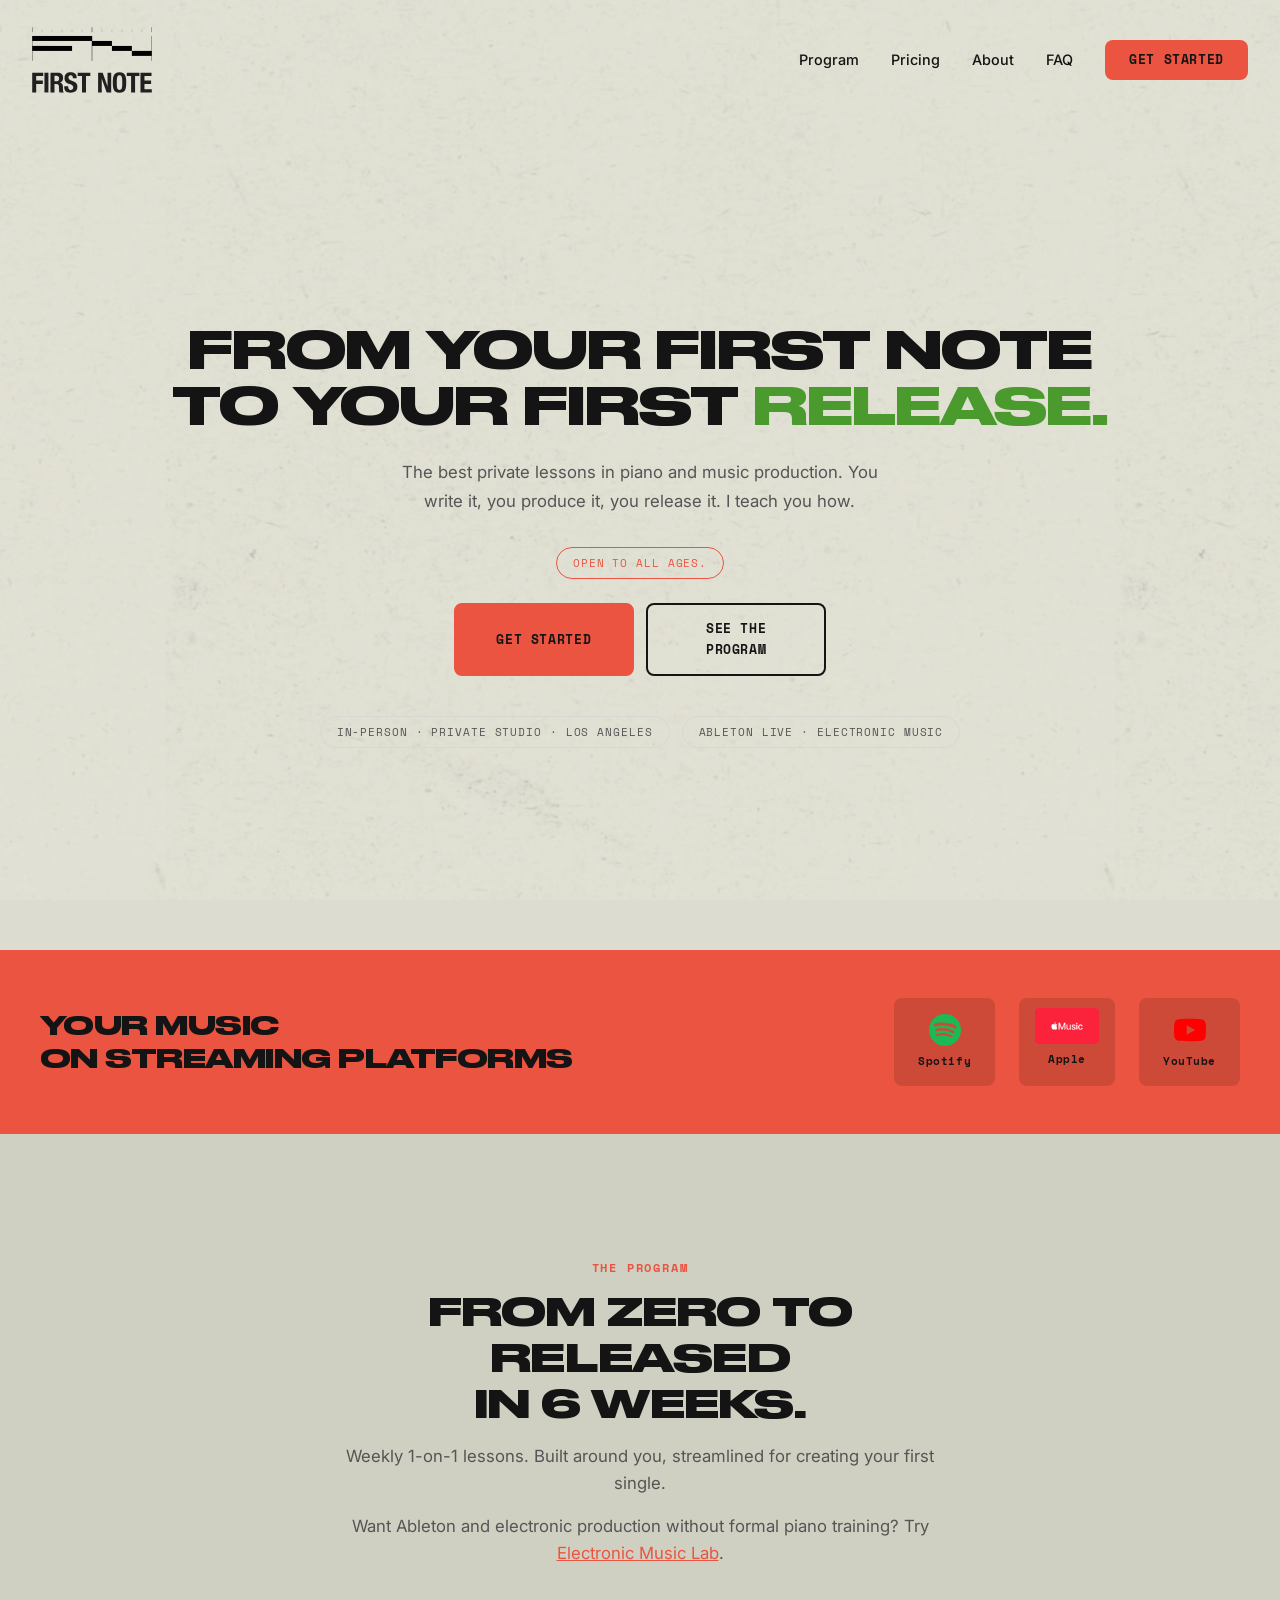
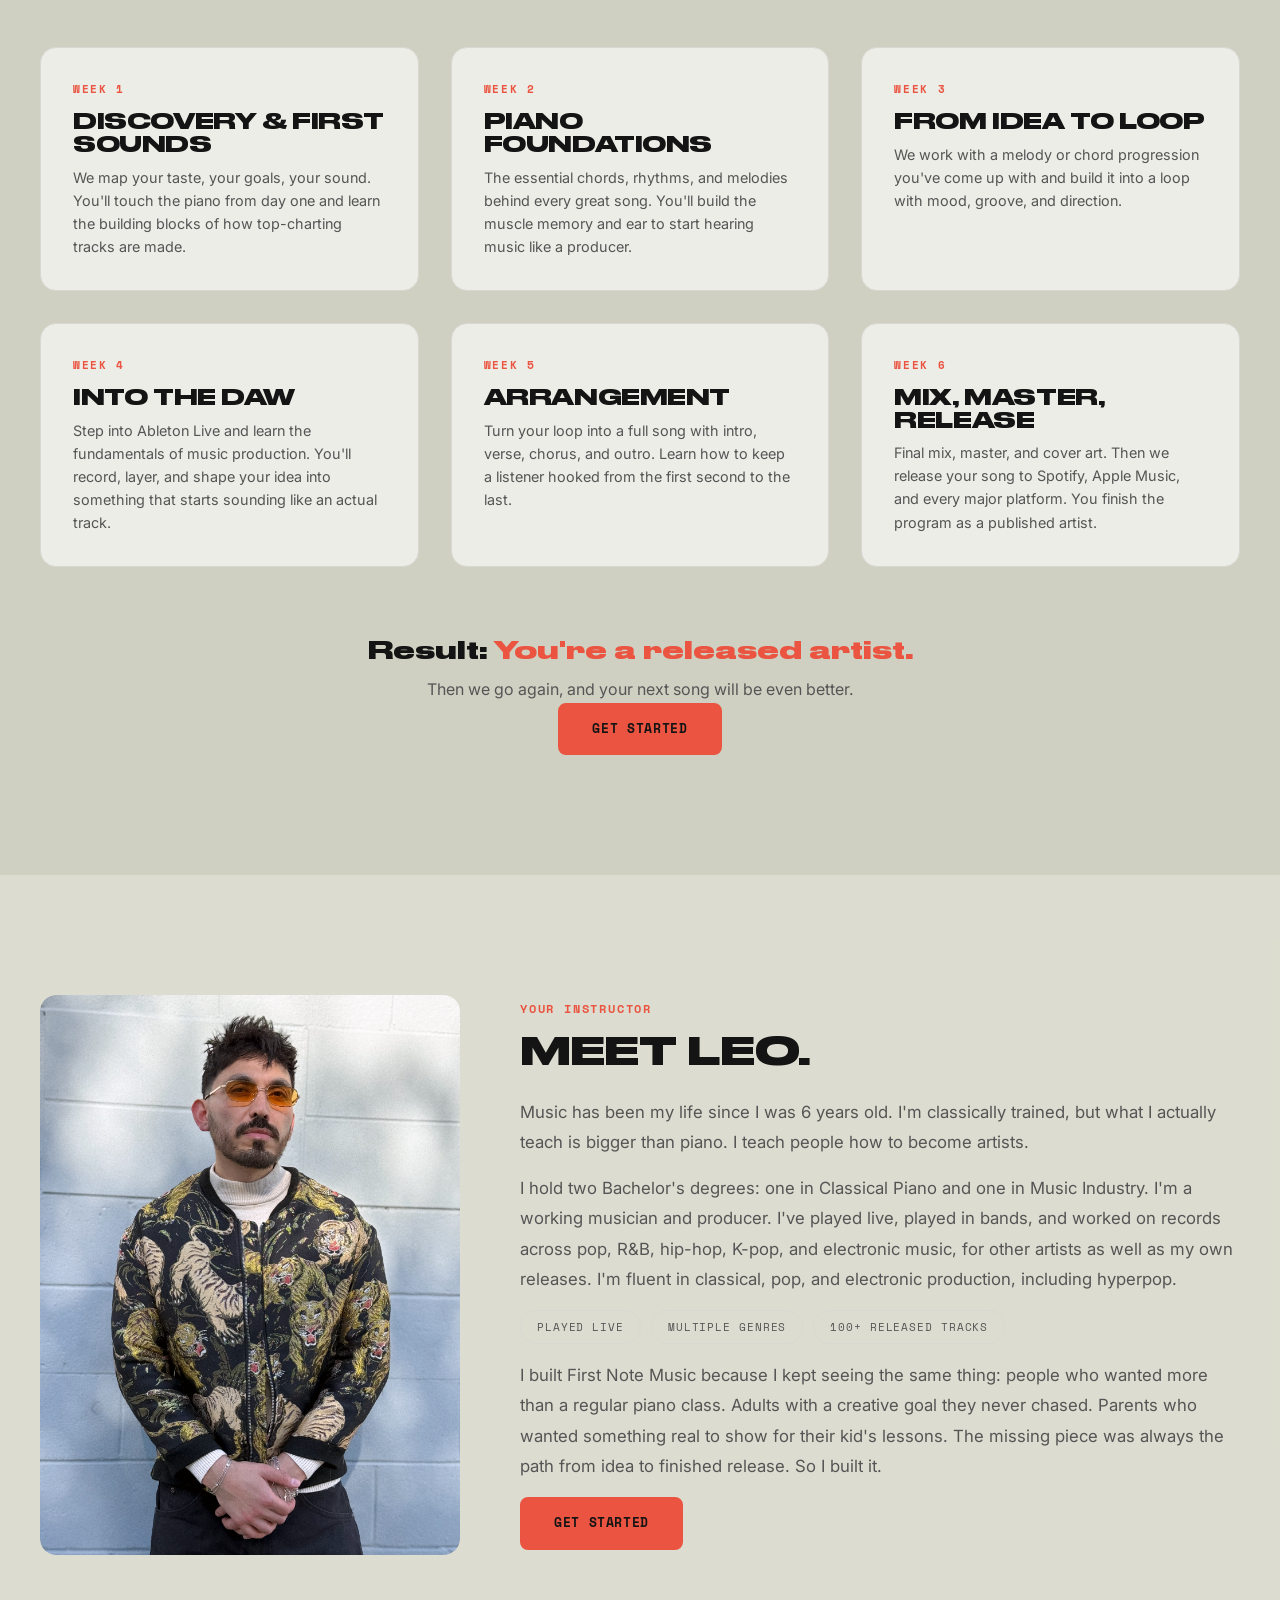
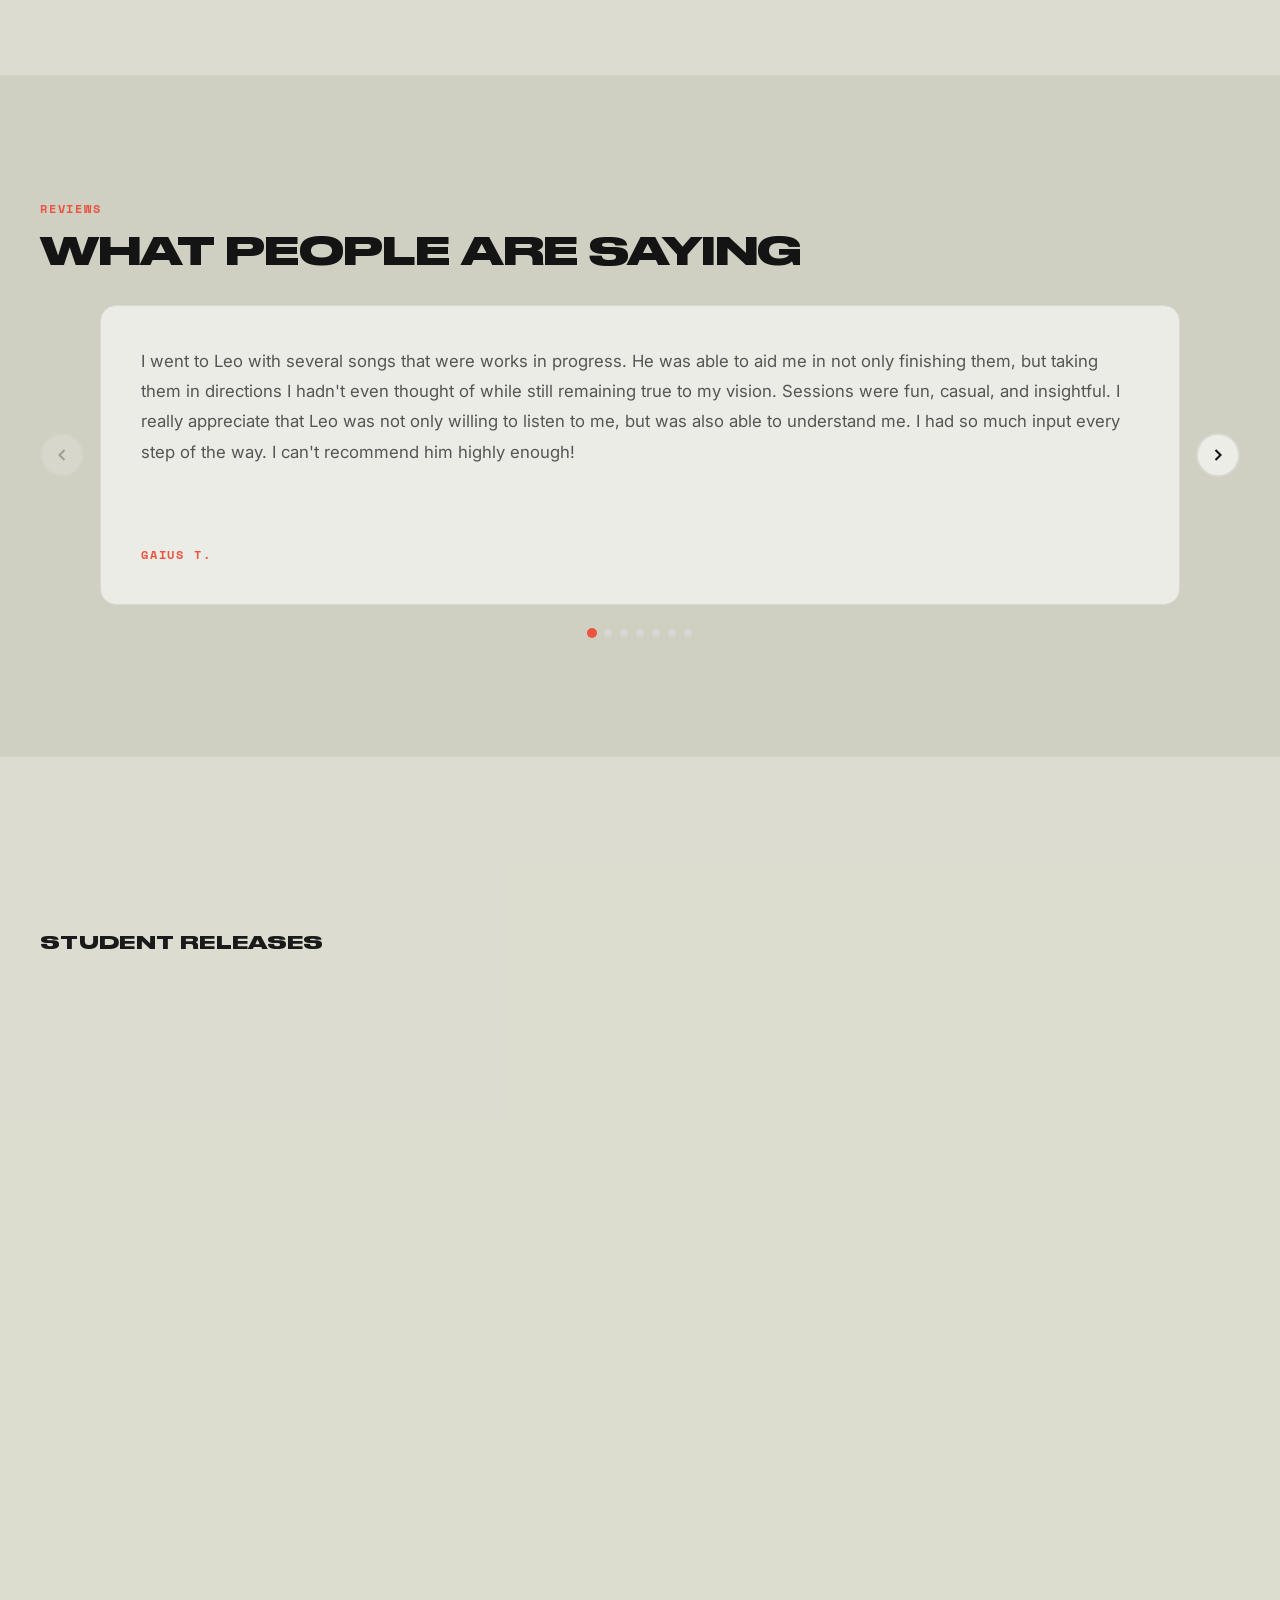
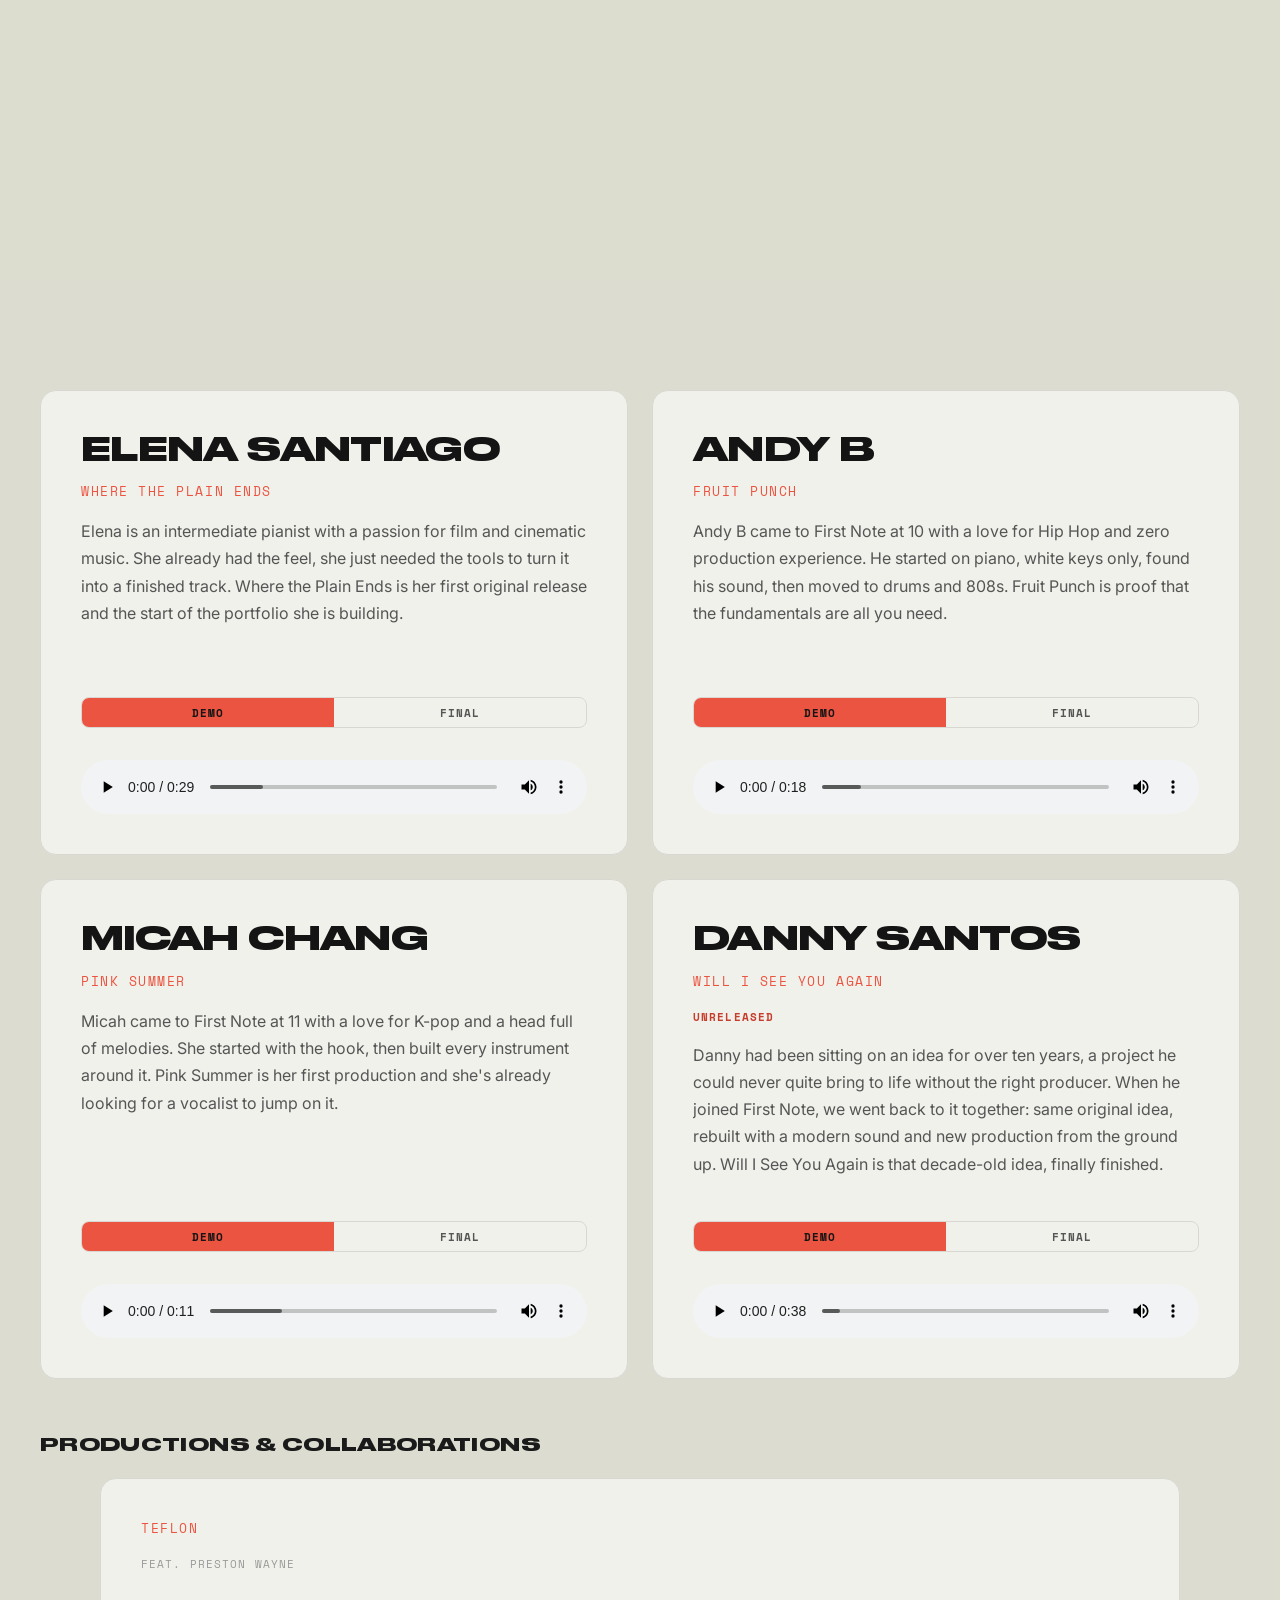
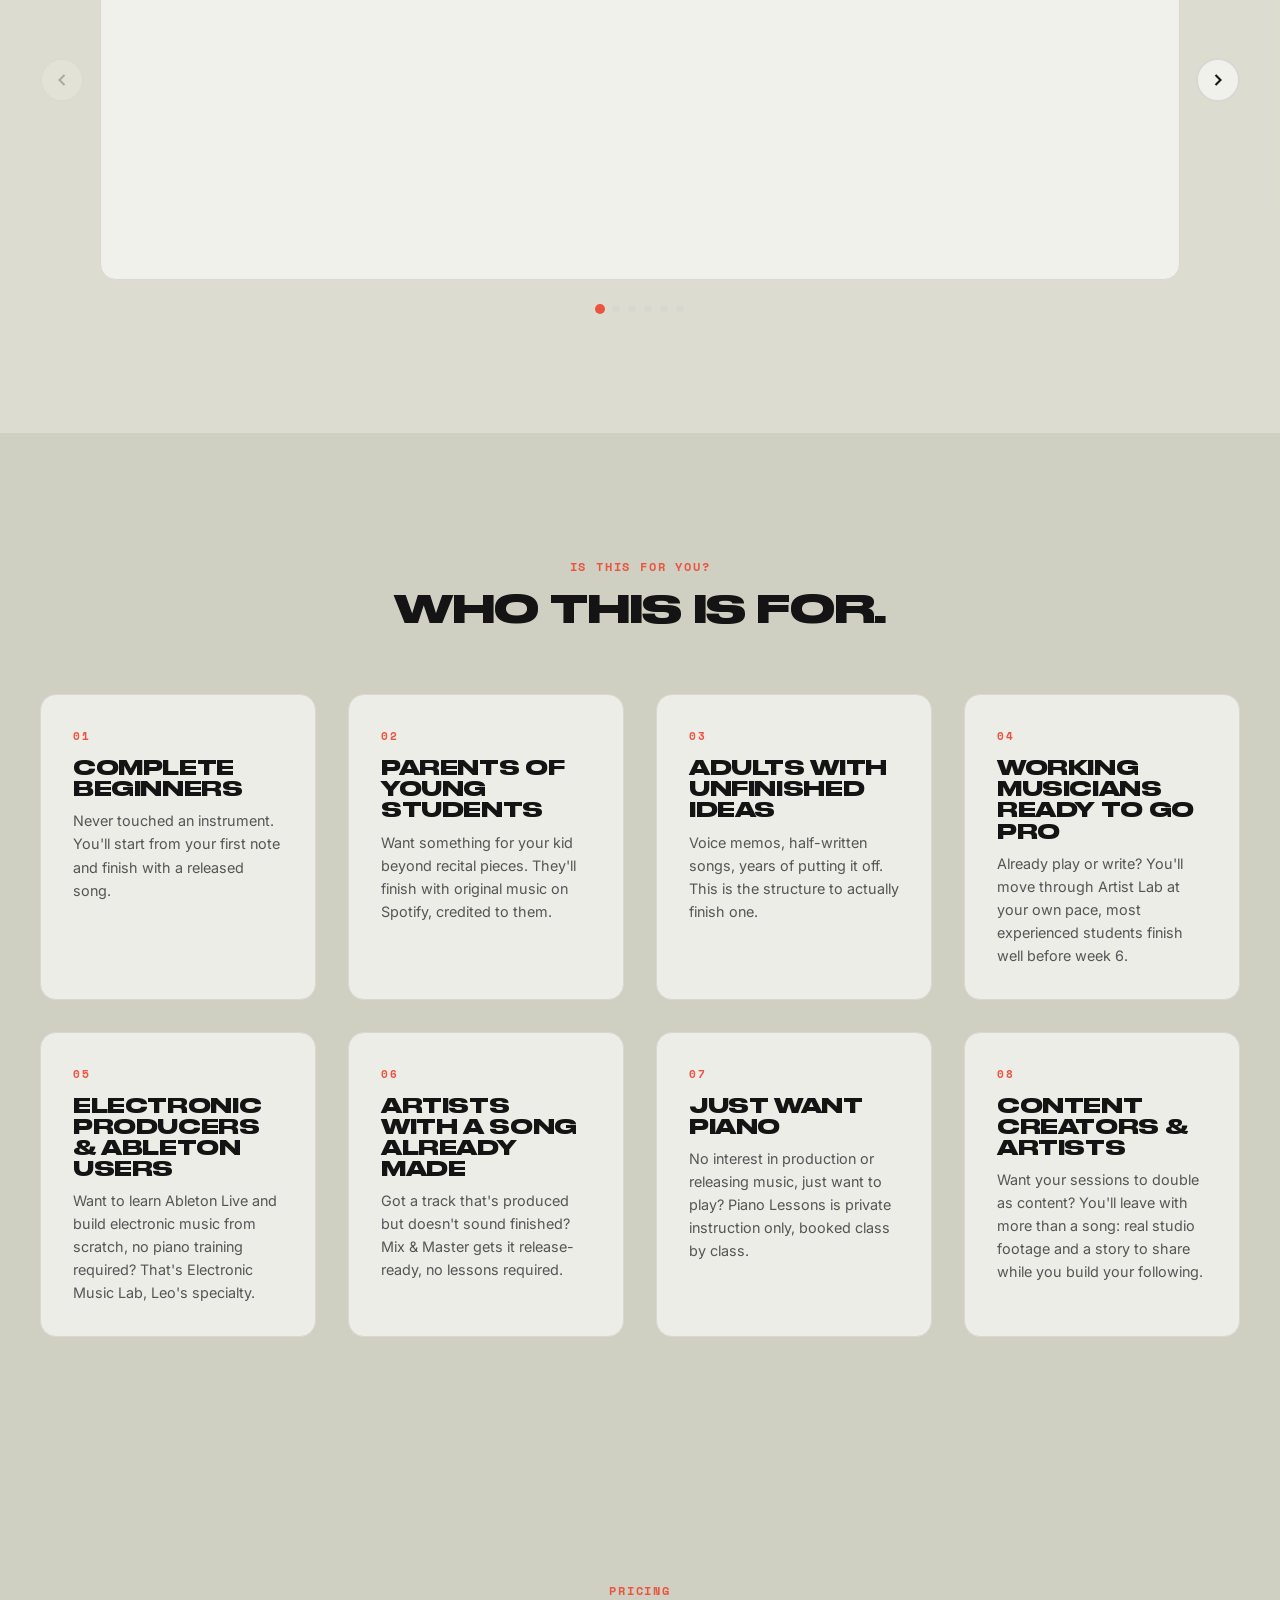
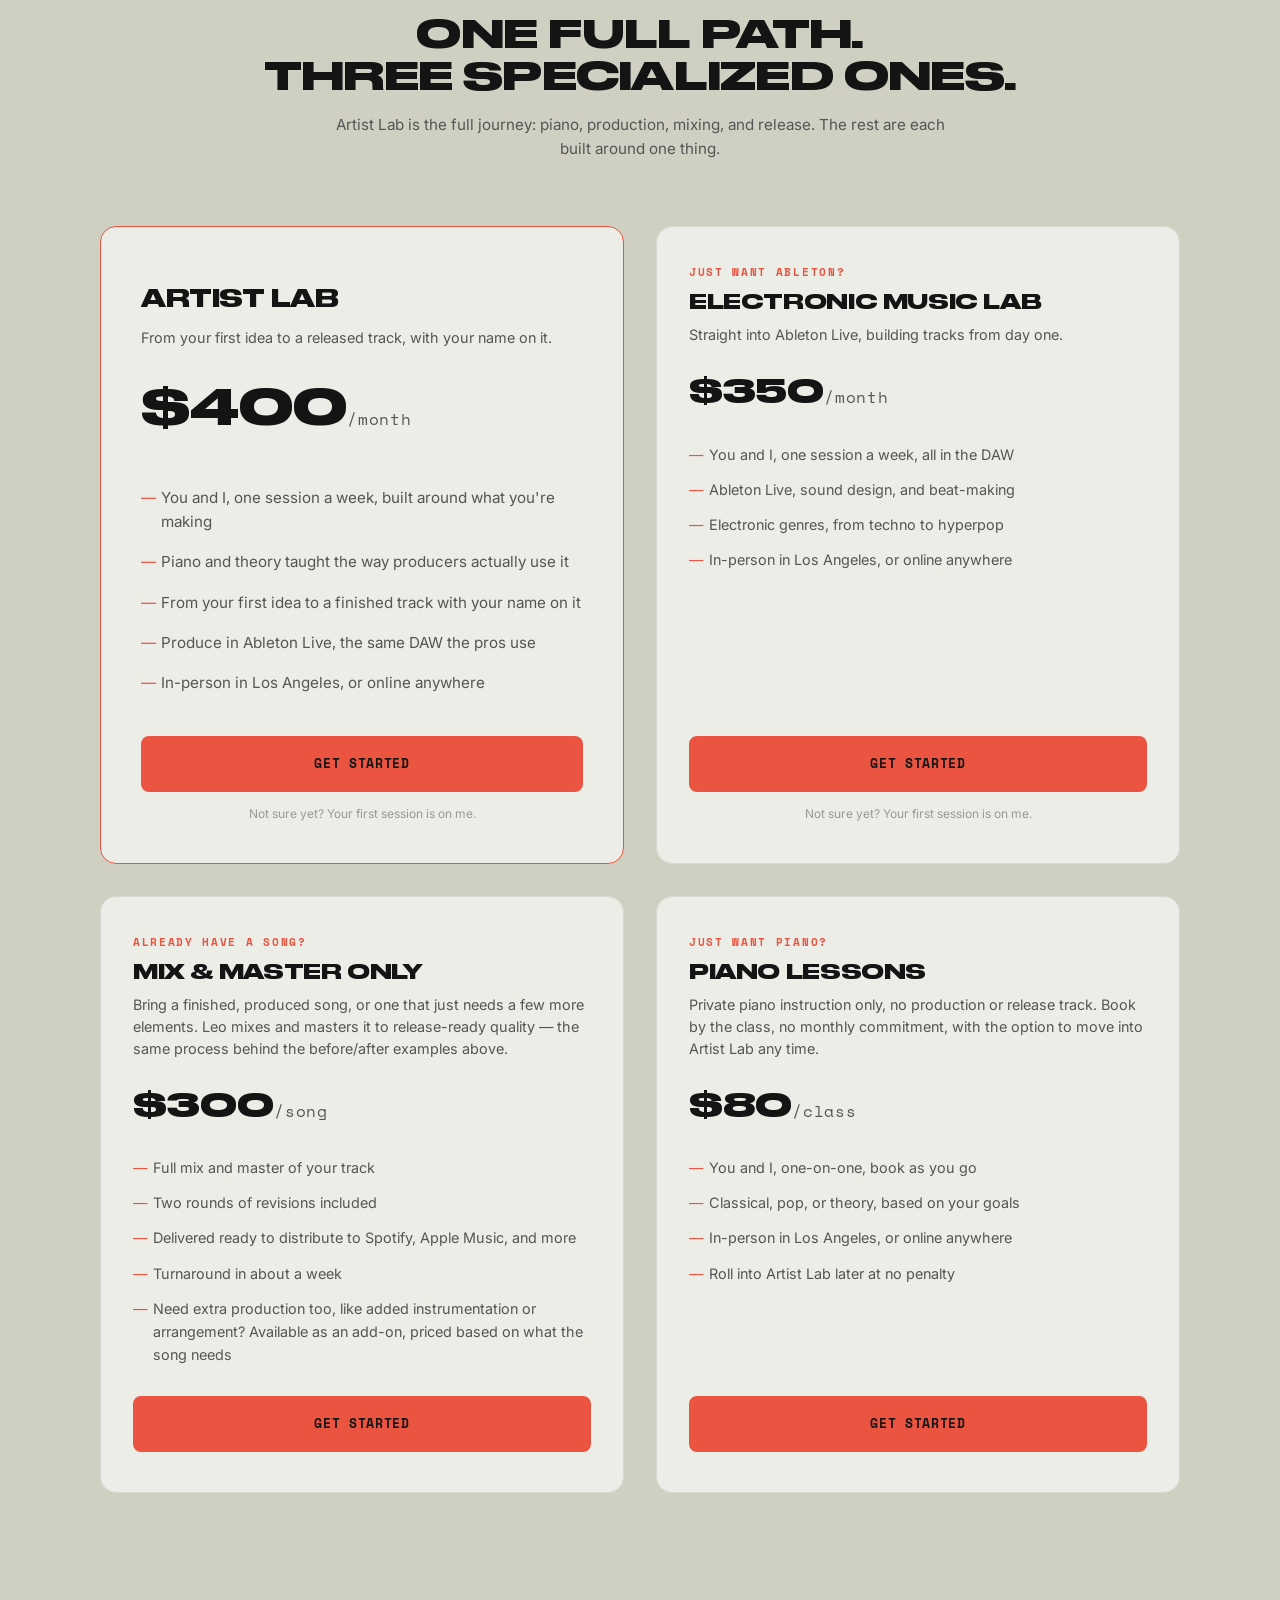
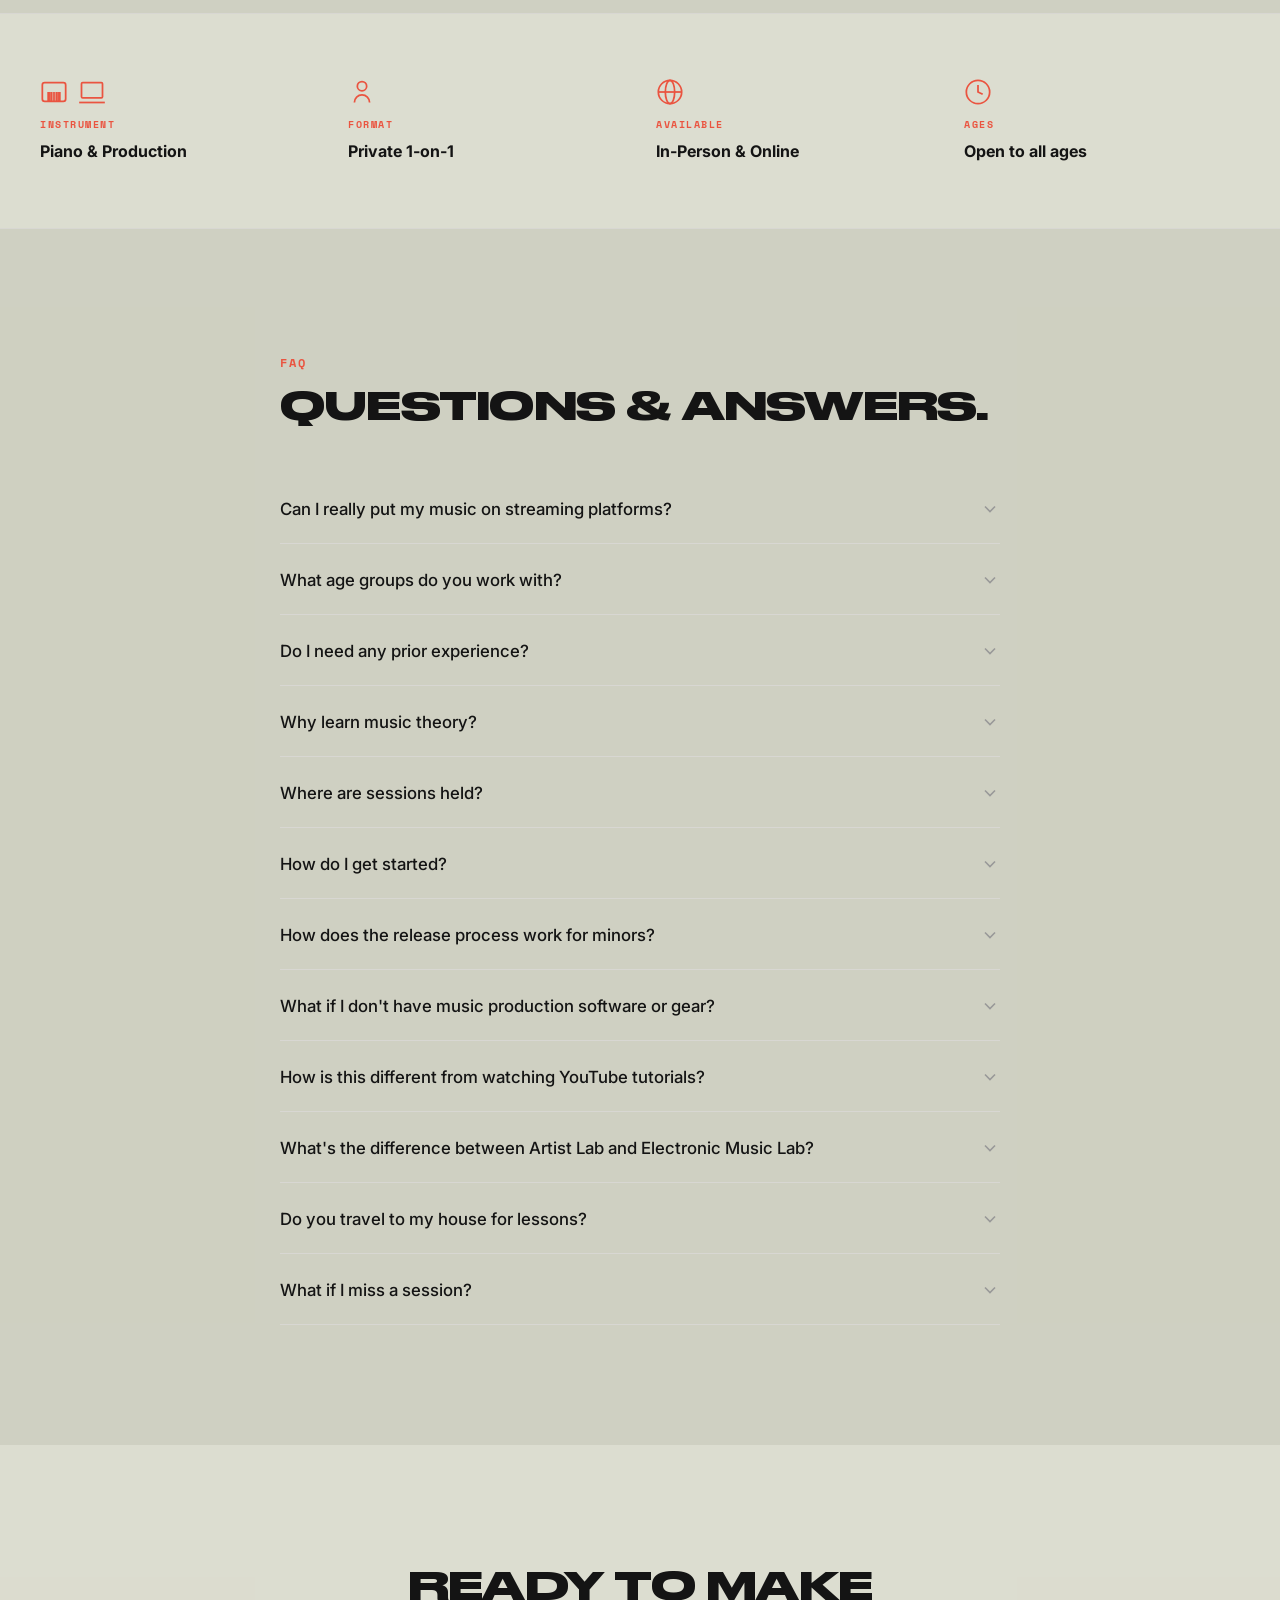
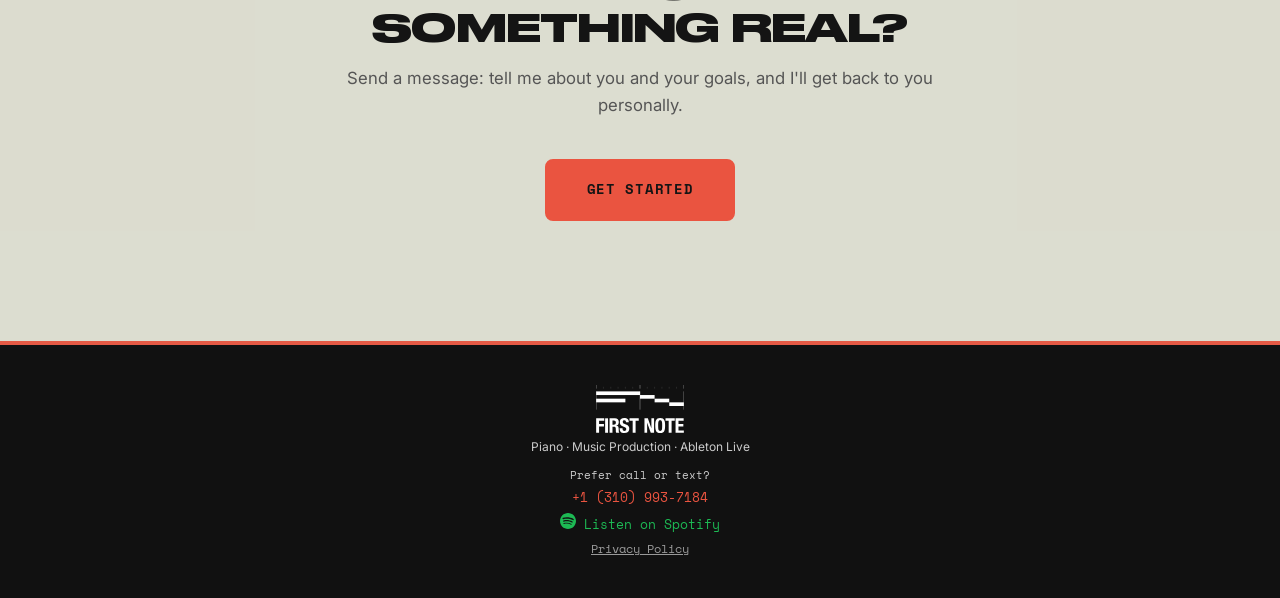
<file: index.html>
<!DOCTYPE html>
<html lang="en">
<head>
  <!-- Google tag (gtag.js) --><script async src="https://www.googletagmanager.com/gtag/js?id=G-0CFZNEB6WJ"></script><script>window.dataLayer = window.dataLayer || [];function gtag(){dataLayer.push(arguments);}gtag('js', new Date());gtag('config', 'G-0CFZNEB6WJ');</script>
  <meta charset="UTF-8">
  <meta name="viewport" content="width=device-width, initial-scale=1.0">
  <link rel="canonical" href="https://www.firstnotemusiclab.com/" />
	<title>First Note Music Lab — Artist Development | Piano &amp; Music Production</title>
  <meta name="description" content="Artist development program in Los Angeles. Private lessons in piano, Ableton, and music production. Learn to produce and release your own music on Spotify, Apple Music, and more.">

  <!-- Favicons -->
  <link rel="icon" href="assets/favicon.ico" sizes="any">
  <link rel="icon" type="image/png" sizes="32x32" href="assets/favicon-32.png">
  <link rel="icon" type="image/png" sizes="16x16" href="assets/favicon-16.png">
  <link rel="apple-touch-icon" href="assets/apple-touch-icon.png">

  <!-- Open Graph / Social preview -->
  <meta property="og:type" content="website">
  <meta property="og:url" content="https://www.firstnotemusiclab.com/">
  <meta property="og:title" content="First Note Music Lab — Artist Development | Piano &amp; Music Production">
  <meta property="og:description" content="Private lessons in piano, Ableton, and music production in Los Angeles. Write it, produce it, release it.">
  <meta property="og:image" content="https://www.firstnotemusiclab.com/assets/og-image.jpg">
  <meta name="twitter:card" content="summary_large_image">
  <meta name="twitter:title" content="First Note Music Lab — Artist Development">
  <meta name="twitter:description" content="Private lessons in piano, Ableton, and music production in Los Angeles. Write it, produce it, release it.">
  <meta name="twitter:image" content="https://www.firstnotemusiclab.com/assets/og-image.jpg">

  <link rel="preconnect" href="https://fonts.googleapis.com">
  <link rel="preconnect" href="https://fonts.gstatic.com" crossorigin>
  <link href="https://fonts.googleapis.com/css2?family=Barlow:wght@900&family=Space+Mono:wght@400;700&family=Inter:wght@400;500;600&display=swap" rel="stylesheet">
  <link rel="stylesheet" href="styles.css">
</head>
<body>

  <!-- Navigation -->
  <nav class="nav">
    <a href="#" class="nav-logo">
      <img src="assets/firstnote_midi.svg" width="120" alt="First Note Music Lab">
    </a>
    <div class="nav-links">
      <a href="#program">Program</a>
      <a href="#pricing">Pricing</a>
      <a href="#about">About</a>
      <a href="#faq">FAQ</a>
      <a href="#" class="nav-cta open-contact-modal">Get Started</a>
    </div>
    <button class="nav-toggle" aria-label="Menu">
      <span></span><span></span><span></span>
    </button>
  </nav>

  <!-- Hero -->
  <section class="hero">
    <div class="hero-content">
      <h1>
        From your first note<br>
        To your first <em>release.</em>
      </h1>
      <p class="hero-sub">The best private lessons in piano and music production. You write it, you produce it, you release it. I teach you how.</p>
      <div class="hero-age-pill">Open to all ages.</div>
      <div class="hero-actions">
        <a href="#" class="btn btn-primary open-contact-modal">Get Started</a>
        <a href="#program" class="btn btn-outline">See the Program</a>
      </div>
      <div class="hero-tags">
        <span class="tag">In-Person &middot; Private Studio &middot; Los Angeles</span>
        <span class="tag">Ableton Live &middot; Electronic Music</span>
      </div>
    </div>
  </section>

  <!-- Streaming proof -->
  <section class="streaming">
    <div class="streaming-inner">
      <div class="streaming-text">
        <h2>YOUR MUSIC<br>ON STREAMING PLATFORMS</h2>
      </div>
      <div class="streaming-logos">
        <div class="platform-badge">
          <svg viewBox="0 0 24 24" width="32" height="32"><path fill="#1DB954" d="M12 0C5.4 0 0 5.4 0 12s5.4 12 12 12 12-5.4 12-12S18.66 0 12 0zm5.521 17.34c-.24.359-.66.48-1.021.24-2.82-1.74-6.36-2.101-10.561-1.141-.418.122-.779-.179-.899-.539-.12-.421.18-.78.54-.9 4.56-1.021 8.52-.6 11.64 1.32.42.18.479.659.301 1.02zm1.44-3.3c-.301.42-.841.6-1.262.3-3.239-1.98-8.159-2.58-11.939-1.38-.479.12-1.02-.12-1.14-.6-.12-.48.12-1.021.6-1.141C9.6 9.9 15 10.561 18.72 12.84c.361.181.54.78.241 1.2zm.12-3.36C15.24 8.4 8.82 8.16 5.16 9.301c-.6.179-1.2-.181-1.38-.721-.18-.601.18-1.2.72-1.381 4.26-1.26 11.28-1.02 15.721 1.621.539.3.719 1.02.419 1.56-.299.421-1.02.599-1.559.3z"/></svg>
          <span>Spotify</span>
        </div>
        <div class="platform-badge platform-badge--apple">
          <img src="assets/Apple Music logo.PNG" alt="Apple Music" class="apple-music-logo" />
          <span>Apple</span>
        </div>
        <div class="platform-badge">
          <svg viewBox="0 0 24 24" width="32" height="32"><path fill="#FF0000" d="M23.498 6.186a3.016 3.016 0 0 0-2.122-2.136C19.505 3.545 12 3.545 12 3.545s-7.505 0-9.377.505A3.017 3.017 0 0 0 .502 6.186C0 8.07 0 12 0 12s0 3.93.502 5.814a3.016 3.016 0 0 0 2.122 2.136c1.871.505 9.376.505 9.376.505s7.505 0 9.377-.505a3.015 3.015 0 0 0 2.122-2.136C24 15.93 24 12 24 12s0-3.93-.502-5.814zM9.545 15.568V8.432L15.818 12l-6.273 3.568z"/></svg>
          <span>YouTube</span>
        </div>
      </div>
    </div>
  </section>


  <!-- Program -->
  <section class="program" id="program">
    <div class="program-header">
      <span class="label">The Program</span>
      <h2>From zero to released<br>in 6 weeks.</h2>
      <p>Weekly 1-on-1 lessons. Built around you, streamlined for creating your first single.</p>
      <p class="program-note">Want Ableton and electronic production without formal piano training? Try <a href="#pricing">Electronic Music Lab</a>.</p>
    </div>
    <div class="timeline">
      <div class="timeline-item">
        <div class="timeline-weeks">Week 1</div>
        <h3>Discovery &amp; First Sounds</h3>
        <p>We map your taste, your goals, your sound. You'll touch the piano from day one and learn the building blocks of how top-charting tracks are made.</p>
      </div>
      <div class="timeline-item">
        <div class="timeline-weeks">Week 2</div>
        <h3>Piano Foundations</h3>
        <p>The essential chords, rhythms, and melodies behind every great song. You'll build the muscle memory and ear to start hearing music like a producer.</p>
      </div>
      <div class="timeline-item">
        <div class="timeline-weeks">Week 3</div>
        <h3>From Idea To Loop</h3>
        <p>We work with a melody or chord progression you've come up with and build it into a loop with mood, groove, and direction.</p>
      </div>
      <div class="timeline-item">
        <div class="timeline-weeks">Week 4</div>
        <h3>Into the DAW</h3>
        <p>Step into Ableton Live and learn the fundamentals of music production. You'll record, layer, and shape your idea into something that starts sounding like an actual track.</p>
      </div>
      <div class="timeline-item">
        <div class="timeline-weeks">Week 5</div>
        <h3>Arrangement</h3>
        <p>Turn your loop into a full song with intro, verse, chorus, and outro. Learn how to keep a listener hooked from the first second to the last.</p>
      </div>
      <div class="timeline-item">
        <div class="timeline-weeks">Week 6</div>
        <h3>Mix, Master, Release</h3>
        <p>Final mix, master, and cover art. Then we release your song to Spotify, Apple Music, and every major platform. You finish the program as a published artist.</p>
      </div>
    </div>
    <div class="program-result">
      <p>Result: <strong>You're a released artist.</strong></p>
      <p class="program-next">Then we go again, and your next song will be even better.</p>
      <a href="#" class="btn btn-primary open-contact-modal">Get Started</a>
    </div>
  </section>

  <!-- About / Meet Leo -->
  <section class="about" id="about">
    <div class="about-inner">
      <div class="about-photo">
        <img src="assets/Meet Leo 2.png" alt="Leo — First Note Music Lab" />
      </div>
      <div class="about-text">
        <span class="label">Your Instructor</span>
        <h2>Meet Leo.</h2>
        <p>Music has been my life since I was 6 years old. I'm classically trained, but what I actually teach is bigger than piano. I teach people how to become artists.</p>
        <p>I hold two Bachelor's degrees: one in Classical Piano and one in Music Industry. I'm a working musician and producer. I've played live, played in bands, and worked on records across pop, R&amp;B, hip-hop, K-pop, and electronic music, for other artists as well as my own releases. I'm fluent in classical, pop, and electronic production, including hyperpop.</p>
        <p class="about-tags">
          <span class="tag">Played Live</span>
          <span class="tag">Multiple Genres</span>
          <span class="tag">100+ Released Tracks</span>
        </p>
        <p>I built First Note Music because I kept seeing the same thing: people who wanted more than a regular piano class. Adults with a creative goal they never chased. Parents who wanted something real to show for their kid's lessons. The missing piece was always the path from idea to finished release. So I built it.</p>
        <a href="#" class="btn btn-primary open-contact-modal">Get Started</a>
      </div>
    </div>
  </section>

  <!-- Testimonials -->
  <section class="testimonials">
    <div class="testimonials-inner">
      <span class="label">Reviews</span>
      <h2>What People Are Saying</h2>
      <div class="carousel-wrapper">
        <button class="carousel-btn carousel-btn--prev" aria-label="Previous">
          <svg viewBox="0 0 24 24" width="20" height="20" fill="none" stroke="currentColor" stroke-width="2.5"><polyline points="15 18 9 12 15 6"/></svg>
        </button>
        <div class="carousel-viewport">
          <div class="carousel-track">
            <div class="carousel-slide">
              <div class="testimonial-card">
                <p class="testimonial-quote">I went to Leo with several songs that were works in progress. He was able to aid me in not only finishing them, but taking them in directions I hadn't even thought of while still remaining true to my vision. Sessions were fun, casual, and insightful. I really appreciate that Leo was not only willing to listen to me, but was also able to understand me. I had so much input every step of the way. I can't recommend him highly enough!</p>
                <span class="testimonial-name">GAIUS T.</span>
              </div>
            </div>
            <div class="carousel-slide">
              <div class="testimonial-card">
                <p class="testimonial-quote">Working with Leo helped me finally bring years of unfinished ideas to life. His background as both a pianist and producer gave me the tools to transform rough sketches into tracks I'm genuinely proud of. The results sound far beyond what I thought I could create on my own.</p>
                <span class="testimonial-name">Jay</span>
              </div>
            </div>
            <div class="carousel-slide">
              <div class="testimonial-card">
                <p class="testimonial-quote">Leo has an incredible ability to meet artists exactly where they are while helping them grow. He was patient, intuitive, and somehow always understood what I was trying to create. He helped bring my songs to life in a way that felt authentic to me while pushing them to a level I couldn't have achieved on my own.</p>
                <span class="testimonial-name">Lane</span>
              </div>
            </div>
            <div class="carousel-slide">
              <div class="testimonial-card">
                <p class="testimonial-quote">I've always had musical ideas but never knew how to turn them into finished songs. Leo helped me bridge that gap. He taught me the creative and technical side of production, and with his guidance I was able to release music that sounds polished and professional.</p>
                <span class="testimonial-name">Greg</span>
              </div>
            </div>
            <div class="carousel-slide">
              <div class="testimonial-card">
                <p class="testimonial-quote">As a parent, the biggest change I've seen isn't just in my son's musical growth. It's in his confidence. Leo makes lessons fun and engaging, and my son looks forward to every class. Instead of simply practicing, he's always excited to start working on his next song. Seeing him share his creativity with confidence has been incredible.</p>
                <span class="testimonial-name">Sarah</span>
              </div>
            </div>
            <div class="carousel-slide">
              <div class="testimonial-card">
                <p class="testimonial-quote">My daughter used to be shy about sharing her music, but after working with Leo she started creating her own songs. Now she proudly shows her music to friends and family, and having her songs on streaming platforms makes her feel like a real artist. Watching her creativity grow has been amazing.</p>
                <span class="testimonial-name">Jane</span>
              </div>
            </div>
            <div class="carousel-slide">
              <div class="testimonial-card">
                <p class="testimonial-quote">Leo's approach is completely different from traditional piano lessons. My son isn't just learning songs. He's learning how to create music. One of his original tracks is on Spotify, and he loves showing it to everyone he meets. The excitement and pride he has for music now is something we never expected.</p>
                <span class="testimonial-name">Robert</span>
              </div>
            </div>
          </div>
        </div>
        <button class="carousel-btn carousel-btn--next" aria-label="Next">
          <svg viewBox="0 0 24 24" width="20" height="20" fill="none" stroke="currentColor" stroke-width="2.5"><polyline points="9 18 15 12 9 6"/></svg>
        </button>
      </div>
      <div class="carousel-dots" aria-hidden="true"></div>
    </div>
  </section>


  <!-- Portfolio -->
  <section id="portfolio" class="portfolio-section">
    <div class="portfolio-inner">
<h3 class="portfolio-row-title">Student Releases</h3>
      <div class="release-grid">

        <div class="release-card">
                        <strong class="release-artist">HARPER</strong>
                        <span class="release-song">LEAVE</span>
                        <p class="release-story">Harper is a pop artist who came in wanting to take her music somewhere new. She had the songs, but wanted to move past acoustic and into something more electronic. She worked on her mixing, her production, and finding her sound. Leave is what came out of that.</p>
                        <div class="release-toggle">
                          <button class="release-toggle-btn active" data-panel="demo">DEMO</button>
                          <button class="release-toggle-btn" data-panel="final">FINAL</button>
                        </div>
                        <div class="release-panel" data-panel="final">
                          <iframe class="release-embed" src="https://open.spotify.com/embed/track/7xBu1g1LS3ZGu9cGRFgoaB?utm_source=generator" width="100%" height="152" frameBorder="0" allowfullscreen="" allow="autoplay; clipboard-write; encrypted-media; fullscreen; picture-in-picture" loading="lazy"></iframe>
                        </div>
                        <div class="release-panel panel-visible" data-panel="demo">
                          <audio controls class="release-audio" src="assets/Harper%20-%20Leave%20-%20Demo.wav"></audio>
                        </div>
                      </div>

        <div class="release-card">
                        <strong class="release-artist">L'MARCO</strong>
                        <span class="release-song">BRING IT BACK - PT. 1</span>
                        <p class="release-story">L'Marco came in as an R&B artist with a dancer's instinct for how music should move. He built the production himself and the result sits right between R&B feeling and electronic energy.</p>
                        <div class="release-toggle">
                          <button class="release-toggle-btn active" data-panel="demo">DEMO</button>
                          <button class="release-toggle-btn" data-panel="final">FINAL</button>
                        </div>
                        <div class="release-panel" data-panel="final">
                          <iframe class="release-embed" src="https://open.spotify.com/embed/track/0ignZs6AE6hiik4cNiprYs?utm_source=generator" width="100%" height="152" frameBorder="0" allowfullscreen="" allow="autoplay; clipboard-write; encrypted-media; fullscreen; picture-in-picture" loading="lazy"></iframe>
                        </div>
                        <div class="release-panel panel-visible" data-panel="demo">
                          <audio controls class="release-audio" src="assets/LMarco-Bring-it-back-Demo-2.wav"></audio>
                        </div>
                      </div>

        <div class="release-card">
                        <strong class="release-artist">ZERE</strong>
                        <span class="release-song">LET ME SHOW IT</span>
                        <span class="release-feat release-feat--status">UNRELEASED</span>
                        <p class="release-story">Zere is an R&B singer who wanted to learn how to make her own beats and stop waiting on other producers. She brought the voice, the vibe, and the vision. Let Me Show It is the result. She also discovered that the studio makes pretty good content, so she kept coming back for both.</p>
                        <div class="release-toggle">
                          <button class="release-toggle-btn active" data-panel="demo">DEMO</button>
                          <button class="release-toggle-btn" data-panel="final">FINAL</button>
                        </div>
                        <div class="release-panel" data-panel="final">
                          <audio controls class="release-audio" src="assets/Zere%20-%20Let%20me%20show%20it%20(Final).wav"></audio>
                        </div>
                        <div class="release-panel panel-visible" data-panel="demo">
                          <audio controls class="release-audio" src="assets/Zere%20-%20Let%20me%20Show%20it%20-%20Demo.wav"></audio>
                        </div>
                      </div>

        <div class="release-card">
                        <strong class="release-artist">GAIUS TERRAN</strong>
                        <span class="release-song">ROAD TO NOWHERE</span>
                        <p class="release-story">Gaius came in with several songs already in progress and a clear creative vision. The goal was to finish them without losing what made them his. Road to Nowhere is one of those tracks, taken further than he imagined while staying exactly true to where he wanted to go.</p>
                        <div class="release-toggle">
                          <button class="release-toggle-btn active" data-panel="demo">DEMO</button>
                          <button class="release-toggle-btn" data-panel="final">FINAL</button>
                        </div>
                        <div class="release-panel" data-panel="final">
                          <iframe class="release-embed" src="https://open.spotify.com/embed/track/1quk0EHhJ2kwLslvapzjN6?utm_source=generator" width="100%" height="152" frameBorder="0" allowfullscreen="" allow="autoplay; clipboard-write; encrypted-media; fullscreen; picture-in-picture" loading="lazy"></iframe>
                        </div>
                        <div class="release-panel panel-visible" data-panel="demo">
                          <audio controls class="release-audio" src="assets/Gaius%20Terran%20-%20Road%20to%20Nowhere%20-%20Demo%202.wav"></audio>
                        </div>
                      </div>

        <div class="release-card">
                        <strong class="release-artist">ELENA SANTIAGO</strong>
                        <span class="release-song">WHERE THE PLAIN ENDS</span>
                        <p class="release-story">Elena is an intermediate pianist with a passion for film and cinematic music. She already had the feel, she just needed the tools to turn it into a finished track. Where the Plain Ends is her first original release and the start of the portfolio she is building.</p>
                        <div class="release-toggle">
                          <button class="release-toggle-btn active" data-panel="demo">DEMO</button>
                          <button class="release-toggle-btn" data-panel="final">FINAL</button>
                        </div>
                        <div class="release-panel" data-panel="final">
                          <iframe class="release-embed" src="https://open.spotify.com/embed/track/2WU1bJarVegYWYsLnRIknc?utm_source=generator" width="100%" height="152" frameBorder="0" allowfullscreen="" allow="autoplay; clipboard-write; encrypted-media; fullscreen; picture-in-picture" loading="lazy"></iframe>
                        </div>
                        <div class="release-panel panel-visible" data-panel="demo">
                          <audio controls class="release-audio" src="assets/Where%20the%20Plain%20Ends%20-%20Demo.wav"></audio>
                        </div>
                      </div>

        <div class="release-card">
                        <strong class="release-artist">ANDY B</strong>
                        <span class="release-song">Fruit Punch</span>
                        <p class="release-story">Andy B came to First Note at 10 with a love for Hip Hop and zero production experience. He started on piano, white keys only, found his sound, then moved to drums and 808s. Fruit Punch is proof that the fundamentals are all you need.</p>
                        <div class="release-toggle">
                          <button class="release-toggle-btn active" data-panel="demo">DEMO</button>
                          <button class="release-toggle-btn" data-panel="final">FINAL</button>
                        </div>
                        <div class="release-panel" data-panel="final">
                          <iframe class="release-embed" src="https://open.spotify.com/embed/track/6QH8Fy5bcGV8wTrWmsSP8V?utm_source=generator" width="100%" height="152" frameBorder="0" allowfullscreen="" allow="autoplay; clipboard-write; encrypted-media; fullscreen; picture-in-picture" loading="lazy"></iframe>
                        </div>
                        <div class="release-panel panel-visible" data-panel="demo">
                          <audio controls class="release-audio" src="assets/Fruit%20Punch%20(Demo).wav"></audio>
                        </div>
                      </div>

        <div class="release-card">
                        <strong class="release-artist">MICAH CHANG</strong>
                        <span class="release-song">PINK SUMMER</span>
                        <p class="release-story">Micah came to First Note at 11 with a love for K-pop and a head full of melodies. She started with the hook, then built every instrument around it. Pink Summer is her first production and she's already looking for a vocalist to jump on it.</p>
                        <div class="release-toggle">
                          <button class="release-toggle-btn active" data-panel="demo">DEMO</button>
                          <button class="release-toggle-btn" data-panel="final">FINAL</button>
                        </div>
                        <div class="release-panel" data-panel="final">
                          <iframe class="release-embed" src="https://open.spotify.com/embed/track/6GNGtG84fntReinZM8iPiN?utm_source=generator" width="100%" height="152" frameBorder="0" allowfullscreen="" allow="autoplay; clipboard-write; encrypted-media; fullscreen; picture-in-picture" loading="lazy"></iframe>
                        </div>
                        <div class="release-panel panel-visible" data-panel="demo">
                          <audio controls class="release-audio" src="assets/micah-demo.wav"></audio>
                        </div>
                      </div>

        <div class="release-card">
                        <strong class="release-artist">DANNY SANTOS</strong>
                        <span class="release-song">Will I See You Again</span>
                        <span class="release-feat release-feat--status">UNRELEASED</span>
                        <p class="release-story">Danny had been sitting on an idea for over ten years, a project he could never quite bring to life without the right producer. When he joined First Note, we went back to it together: same original idea, rebuilt with a modern sound and new production from the ground up. Will I See You Again is that decade-old idea, finally finished.</p>
                        <div class="release-toggle">
                          <button class="release-toggle-btn active" data-panel="demo">DEMO</button>
                          <button class="release-toggle-btn" data-panel="final">FINAL</button>
                        </div>
                        <div class="release-panel" data-panel="final">
                          <audio controls class="release-audio" src="assets/Danny%20Santos%20-%20Will%20I%20see%20you%20again%20(final).wav"></audio>
                        </div>
                        <div class="release-panel panel-visible" data-panel="demo">
                          <audio controls class="release-audio" src="assets/Danny%20Santos%20-%20Will%20I%20see%20you%20again%20(demo).wav"></audio>
                        </div>
                      </div>

      </div>

<h3 class="portfolio-row-title">Productions &amp; Collaborations</h3>
      <div class="carousel-wrapper">
        <button class="carousel-btn carousel-btn--prev" aria-label="Previous">
          <svg viewBox="0 0 24 24" width="20" height="20" fill="none" stroke="currentColor" stroke-width="2.5"><polyline points="15 18 9 12 15 6"/></svg>
        </button>
        <div class="carousel-viewport">
          <div class="carousel-track">
            <div class="carousel-slide">
              <div class="release-card">
                <span class="release-song">TEFLON</span>
                <span class="release-feat">FEAT. PRESTON WAYNE</span>
                <iframe class="release-embed" src="https://www.youtube.com/embed/XEQkWQkPrmY" width="100%" height="250" frameBorder="0" allowfullscreen="" allow="autoplay; clipboard-write; encrypted-media; fullscreen; picture-in-picture" loading="lazy"></iframe>
              </div>
            </div>
            <div class="carousel-slide">
              <div class="release-card">
                <span class="release-song">CIRCLES</span>
                <span class="release-feat">FEAT. HARPER</span>
                <iframe class="release-embed" src="https://open.spotify.com/embed/track/2uR6olJy592YnLhMgfCcOD?utm_source=generator" width="100%" height="152" frameBorder="0" allowfullscreen="" allow="autoplay; clipboard-write; encrypted-media; fullscreen; picture-in-picture" loading="lazy"></iframe>
              </div>
            </div>
            <div class="carousel-slide">
              <div class="release-card">
                <span class="release-song">SPEND YOUR MONEY</span>
                <span class="release-feat">FEAT. VICTORIA ANTHONY</span>
                <iframe class="release-embed" src="https://open.spotify.com/embed/track/3d9c3KI1ZfOwQAQkeRxjNZ?utm_source=generator" width="100%" height="152" frameBorder="0" allowfullscreen="" allow="autoplay; clipboard-write; encrypted-media; fullscreen; picture-in-picture" loading="lazy"></iframe>
              </div>
            </div>
            <div class="carousel-slide">
              <div class="release-card">
                <span class="release-song">LOCO</span>
                <span class="release-feat">FEAT. IZZY ARDEN</span>
                <iframe class="release-embed" src="https://open.spotify.com/embed/track/2hmafygUNS9t2UuitbT4o1?utm_source=generator" width="100%" height="152" frameBorder="0" allowfullscreen="" allow="autoplay; clipboard-write; encrypted-media; fullscreen; picture-in-picture" loading="lazy"></iframe>
              </div>
            </div>
            <div class="carousel-slide">
              <div class="release-card">
                <span class="release-song">BLESSED</span>
                <span class="release-feat">FEAT. SAMANTHA BARRON &amp; ESCAMISH</span>
                <iframe class="release-embed" width="100%" height="166" scrolling="no" frameborder="no" allow="autoplay" src="https://w.soundcloud.com/player/?url=https://soundcloud.com/leogriego/samantha-barron-x-ecamish-x-leonardo-griego-blessed&color=%23ff5500&auto_play=false&hide_related=true&show_comments=false&show_user=true&show_reposts=false&show_teaser=false"></iframe>
              </div>
            </div>
            <div class="carousel-slide">
              <div class="release-card">
                <strong class="release-artist">ALEXIS KUBOTA</strong>
                <span class="release-song">ME MUEVES</span>
                <span class="release-feat">Produced by Leo Griego</span>
                <iframe class="release-embed" width="100%" height="166" scrolling="no" frameborder="no" allow="autoplay" src="https://w.soundcloud.com/player/?url=https://soundcloud.com/leogriego/me-mueves-lg-version-1&color=%23ff5500&auto_play=false&hide_related=true&show_comments=false&show_user=true&show_reposts=false&show_teaser=false"></iframe>
              </div>
            </div>
          </div>
        </div>
        <button class="carousel-btn carousel-btn--next" aria-label="Next">
          <svg viewBox="0 0 24 24" width="20" height="20" fill="none" stroke="currentColor" stroke-width="2.5"><polyline points="9 18 15 12 9 6"/></svg>
        </button>
      </div>
      <div class="carousel-dots" aria-hidden="true"></div>
    </div>
  </section>

  <!-- Who This Is For -->
  <section class="who" id="who">
    <div class="who-header">
      <span class="label">Is This For You?</span>
      <h2>Who This Is For.</h2>
    </div>
    <div class="who-grid">
      <div class="who-card">
        <span class="who-index">01</span>
        <h3>Complete Beginners</h3>
        <p>Never touched an instrument. You'll start from your first note and finish with a released song.</p>
      </div>
      <div class="who-card">
        <span class="who-index">02</span>
        <h3>Parents of Young Students</h3>
        <p>Want something for your kid beyond recital pieces. They'll finish with original music on Spotify, credited to them.</p>
      </div>
      <div class="who-card">
        <span class="who-index">03</span>
        <h3>Adults With Unfinished Ideas</h3>
        <p>Voice memos, half-written songs, years of putting it off. This is the structure to actually finish one.</p>
      </div>
      <div class="who-card">
        <span class="who-index">04</span>
        <h3>Working Musicians Ready to Go Pro</h3>
        <p>Already play or write? You'll move through Artist Lab at your own pace, most experienced students finish well before week 6.</p>
      </div>
      <div class="who-card">
        <span class="who-index">05</span>
        <h3>Electronic Producers &amp; Ableton Users</h3>
        <p>Want to learn Ableton Live and build electronic music from scratch, no piano training required? That's Electronic Music Lab, Leo's specialty.</p>
      </div>
      <div class="who-card">
        <span class="who-index">06</span>
        <h3>Artists With a Song Already Made</h3>
        <p>Got a track that's produced but doesn't sound finished? Mix &amp; Master gets it release-ready, no lessons required.</p>
      </div>
      <div class="who-card">
        <span class="who-index">07</span>
        <h3>Just Want Piano</h3>
        <p>No interest in production or releasing music, just want to play? Piano Lessons is private instruction only, booked class by class.</p>
      </div>
      <div class="who-card">
        <span class="who-index">08</span>
        <h3>Content Creators &amp; Artists</h3>
        <p>Want your sessions to double as content? You'll leave with more than a song: real studio footage and a story to share while you build your following.</p>
      </div>
    </div>
  </section>

  <!-- Pricing -->
  <section class="pricing" id="pricing">
    <div class="pricing-header">
      <span class="label">Pricing</span>
      <h2>One full path.<br>Three specialized ones.</h2>
      <p class="pricing-intro">Artist Lab is the full journey: piano, production, mixing, and release. The rest are each built around one thing.</p>
    </div>
    <div class="pricing-grid">
      <div class="pricing-card featured">
        <h3>Artist Lab</h3>
        <p class="track-desc">From your first idea to a released track, with your name on it.</p>
        <div class="price">$400<span>/month</span></div>
        <ul>
          <li>You and I, one session a week, built around what you're making</li>
          <li>Piano and theory taught the way producers actually use it</li>
          <li>From your first idea to a finished track with your name on it</li>
          <li>Produce in Ableton Live, the same DAW the pros use</li>
          <li>In-person in Los Angeles, or online anywhere</li>
        </ul>
        <a href="#" class="btn btn-primary open-contact-modal">Get Started</a>
        <p class="pricing-note">Not sure yet? Your first session is on me.</p>
      </div>
      <div class="pricing-secondary-card">
        <span class="track-label">Just want Ableton?</span>
        <h3>Electronic Music Lab</h3>
        <p class="track-desc">Straight into Ableton Live, building tracks from day one.</p>
        <div class="price price-small">$350<span>/month</span></div>
        <ul>
          <li>You and I, one session a week, all in the DAW</li>
          <li>Ableton Live, sound design, and beat-making</li>
          <li>Electronic genres, from techno to hyperpop</li>
          <li>In-person in Los Angeles, or online anywhere</li>
        </ul>
        <a href="#" class="btn btn-primary open-contact-modal">Get Started</a>
        <p class="pricing-note">Not sure yet? Your first session is on me.</p>
      </div>
      <div class="pricing-secondary-card">
        <span class="track-label">Already have a song?</span>
        <h3>Mix &amp; Master Only</h3>
        <p class="track-desc">Bring a finished, produced song, or one that just needs a few more elements. Leo mixes and masters it to release-ready quality &mdash; the same process behind the before/after examples above.</p>
        <div class="price price-small">$300<span>/song</span></div>
        <ul>
          <li>Full mix and master of your track</li>
          <li>Two rounds of revisions included</li>
          <li>Delivered ready to distribute to Spotify, Apple Music, and more</li>
          <li>Turnaround in about a week</li>
          <li>Need extra production too, like added instrumentation or arrangement? Available as an add-on, priced based on what the song needs</li>
        </ul>
        <a href="#" class="btn btn-primary open-contact-modal">Get Started</a>
      </div>
      <div class="pricing-secondary-card">
        <span class="track-label">Just want piano?</span>
        <h3>Piano Lessons</h3>
        <p class="track-desc">Private piano instruction only, no production or release track. Book by the class, no monthly commitment, with the option to move into Artist Lab any time.</p>
        <div class="price price-small">$80<span>/class</span></div>
        <ul>
          <li>You and I, one-on-one, book as you go</li>
          <li>Classical, pop, or theory, based on your goals</li>
          <li>In-person in Los Angeles, or online anywhere</li>
          <li>Roll into Artist Lab later at no penalty</li>
        </ul>
        <a href="#" class="btn btn-primary open-contact-modal">Get Started</a>
      </div>
    </div>
  </section>

  <!-- Details bar -->
  <section class="details">
    <div class="details-inner">
      <div class="detail-item">
        <div style="display:flex;gap:10px;">
          <svg viewBox="0 0 24 24" width="28" height="28" fill="none" stroke="currentColor" stroke-width="1.5"><rect x="2" y="4" width="20" height="16" rx="2"/><line x1="7" y1="20" x2="7" y2="12"/><line x1="10" y1="20" x2="10" y2="12"/><line x1="14" y1="20" x2="14" y2="12"/><line x1="17" y1="20" x2="17" y2="12"/><line x1="8.5" y1="12" x2="8.5" y2="20"/><line x1="12" y1="12" x2="12" y2="20"/><line x1="15.5" y1="12" x2="15.5" y2="20"/></svg>
          <svg viewBox="0 0 24 24" width="28" height="28" fill="none" stroke="currentColor" stroke-width="1.5"><rect x="3" y="4" width="18" height="13" rx="1"/><path d="M1 21h22"/></svg>
        </div>
        <span class="detail-label">Instrument</span>
        <strong>Piano &amp; Production</strong>
      </div>
      <div class="detail-item">
        <svg viewBox="0 0 24 24" width="28" height="28" fill="none" stroke="currentColor" stroke-width="1.5"><circle cx="12" cy="7" r="4"/><path d="M5.5 21a6.5 6.5 0 0 1 13 0"/></svg>
        <span class="detail-label">Format</span>
        <strong>Private 1-on-1</strong>
      </div>
      <div class="detail-item">
        <svg viewBox="0 0 24 24" width="28" height="28" fill="none" stroke="currentColor" stroke-width="1.5"><circle cx="12" cy="12" r="10"/><line x1="2" y1="12" x2="22" y2="12"/><ellipse cx="12" cy="12" rx="4" ry="10"/></svg>
        <span class="detail-label">Available</span>
        <strong>In-Person &amp; Online</strong>
      </div>
      <div class="detail-item">
        <svg viewBox="0 0 24 24" width="28" height="28" fill="none" stroke="currentColor" stroke-width="1.5"><circle cx="12" cy="12" r="10"/><path d="M12 6v6l4 2"/></svg>
        <span class="detail-label">Ages</span>
        <strong>Open to all ages</strong>
      </div>
    </div>
  </section>

  <!-- FAQ -->
  <section class="faq" id="faq">
    <div class="faq-inner">
      <span class="label">FAQ</span>
      <h2>Questions &amp; answers.</h2>
      <div class="faq-list">
        <div class="faq-item">
          <button class="faq-question">
            Can I really put my music on streaming platforms?
            <svg viewBox="0 0 24 24" width="20" height="20" fill="none" stroke="currentColor" stroke-width="2"><polyline points="6 9 12 15 18 9"/></svg>
          </button>
          <div class="faq-answer">
            <p>Yes, that's a big part of what makes First Note Music Lab unique. The goal isn't just to learn music, it's to create it and share it with the world. You'll be guided through the full process from writing and producing your track to getting it live on streaming platforms.</p>
          </div>
        </div>
        <div class="faq-item">
          <button class="faq-question">
            What age groups do you work with?
            <svg viewBox="0 0 24 24" width="20" height="20" fill="none" stroke="currentColor" stroke-width="2"><polyline points="6 9 12 15 18 9"/></svg>
          </button>
          <div class="faq-answer">
            <p>Students aged 8 through adult. Yes, adults are absolutely welcome. Whether you're a kid starting from scratch or an adult chasing a creative goal you've put off for years, the curriculum adapts to your age, your experience level, and what you actually want to build.</p>
          </div>
        </div>
        <div class="faq-item">
          <button class="faq-question">
            Do I need any prior experience?
            <svg viewBox="0 0 24 24" width="20" height="20" fill="none" stroke="currentColor" stroke-width="2"><polyline points="6 9 12 15 18 9"/></svg>
          </button>
          <div class="faq-answer">
            <p>None at all. Whether you've never played a note or you already have some musical background, you'll get a personalized learning experience that meets you where you are.</p>
          </div>
        </div>
        <div class="faq-item">
          <button class="faq-question">
            Why learn music theory?
            <svg viewBox="0 0 24 24" width="20" height="20" fill="none" stroke="currentColor" stroke-width="2"><polyline points="6 9 12 15 18 9"/></svg>
          </button>
          <div class="faq-answer">
            <p>Music theory is the foundation that makes everything else click. It helps you understand why music sounds the way it does, write better songs, and communicate ideas clearly, whether you're at a piano or working in a DAW.</p>
          </div>
        </div>
        <div class="faq-item">
          <button class="faq-question">
            Where are sessions held?
            <svg viewBox="0 0 24 24" width="20" height="20" fill="none" stroke="currentColor" stroke-width="2"><polyline points="6 9 12 15 18 9"/></svg>
          </button>
          <div class="faq-answer">
            <p>Sessions are available both in-studio and online. The studio is located in Mid-City, Los Angeles.</p>
          </div>
        </div>
        <div class="faq-item">
          <button class="faq-question">
            How do I get started?
            <svg viewBox="0 0 24 24" width="20" height="20" fill="none" stroke="currentColor" stroke-width="2"><polyline points="6 9 12 15 18 9"/></svg>
          </button>
          <div class="faq-answer">
            <p>Reach out to book your first session. Whether your goal is to learn piano, understand music theory, produce your own tracks, or release your first song. First Note Music Lab will get you there.</p>
          </div>
        </div>
        <div class="faq-item">
          <button class="faq-question">
            How does the release process work for minors?
            <svg viewBox="0 0 24 24" width="20" height="20" fill="none" stroke="currentColor" stroke-width="2"><polyline points="6 9 12 15 18 9"/></svg>
          </button>
          <div class="faq-answer">
            <p>For students under 18, releasing music requires a parent or guardian on the account. If that feels complicated, don't worry. I handle the full release process under the First Note Music label. Your child's song goes live on Spotify, Apple Music, and everywhere else, credited to them. If down the road they want their own artist profile and distributor account, I'll help set that up too. Either way, the music gets out.</p>
          </div>
        </div>
        <div class="faq-item">
          <button class="faq-question">
            What if I don't have music production software or gear?
            <svg viewBox="0 0 24 24" width="20" height="20" fill="none" stroke="currentColor" stroke-width="2"><polyline points="6 9 12 15 18 9"/></svg>
          </button>
          <div class="faq-answer">
            <p>You don't need anything upfront. We'll get you set up with the right free or low-cost tools in your first session.</p>
          </div>
        </div>
        <div class="faq-item">
          <button class="faq-question">
            How is this different from watching YouTube tutorials?
            <svg viewBox="0 0 24 24" width="20" height="20" fill="none" stroke="currentColor" stroke-width="2"><polyline points="6 9 12 15 18 9"/></svg>
          </button>
          <div class="faq-answer">
            <p>YouTube gives you fragments. This gives you a structured path plus direct feedback on your own music, from someone with 100+ released tracks.</p>
          </div>
        </div>
        <div class="faq-item">
          <button class="faq-question">
            What's the difference between Artist Lab and Electronic Music Lab?
            <svg viewBox="0 0 24 24" width="20" height="20" fill="none" stroke="currentColor" stroke-width="2"><polyline points="6 9 12 15 18 9"/></svg>
          </button>
          <div class="faq-answer">
            <p>Artist Lab is the full path: piano, theory, production, and release, built for anyone starting from zero. Electronic Music Lab skips piano and theory entirely and goes straight into Ableton Live, for students who just want to build electronic music.</p>
          </div>
        </div>
        <div class="faq-item">
          <button class="faq-question">
            Do you travel to my house for lessons?
            <svg viewBox="0 0 24 24" width="20" height="20" fill="none" stroke="currentColor" stroke-width="2"><polyline points="6 9 12 15 18 9"/></svg>
          </button>
          <div class="faq-answer">
            <p>Yes. In-home lessons are available in the Los Angeles area for an additional $25&ndash;$50 per session on top of your plan, depending on distance. Ask about it when you reach out.</p>
          </div>
        </div>
        <div class="faq-item">
          <button class="faq-question">
            What if I miss a session?
            <svg viewBox="0 0 24 24" width="20" height="20" fill="none" stroke="currentColor" stroke-width="2"><polyline points="6 9 12 15 18 9"/></svg>
          </button>
          <div class="faq-answer">
            <p>Sessions are one-on-one, so we reschedule around your availability, nothing is lost.</p>
          </div>
        </div>
      </div>
    </div>
  </section>

  <!-- CTA -->
  <section class="cta" id="contact">
    <div class="cta-inner">
      <h2>Ready to make something real?</h2>
      <p>Send a message: tell me about you and your goals, and I'll get back to you personally.</p>
      <div class="cta-actions">
        <a href="#" class="btn btn-primary btn-lg open-contact-modal">Get Started</a>
      </div>
    </div>
  </section>

  <!-- Footer -->
  <footer class="footer">
    <div class="footer-inner">
      <div class="footer-brand">
        <img src="assets/firstnote_midi.svg" alt="First Note Music Lab" class="footer-logo" />
        <div>
          <span>Piano &middot; Music Production &middot; Ableton Live</span>
        </div>
      </div>
      <div class="footer-contact">
        <span>Prefer call or text?</span>
        <a href="tel:3109937184">+1 (310) 993-7184</a>
        <a href="https://open.spotify.com/artist/5T4OtESowkUQo4U22acDp9" target="_blank" rel="noopener" class="footer-spotify">
          <svg viewBox="0 0 24 24" width="16" height="16"><path fill="#1DB954" d="M12 0C5.4 0 0 5.4 0 12s5.4 12 12 12 12-5.4 12-12S18.66 0 12 0zm5.521 17.34c-.24.359-.66.48-1.021.24-2.82-1.74-6.36-2.101-10.561-1.141-.418.122-.779-.179-.899-.539-.12-.421.18-.78.54-.9 4.56-1.021 8.52-.6 11.64 1.32.42.18.479.659.301 1.02zm1.44-3.3c-.301.42-.841.6-1.262.3-3.239-1.98-8.159-2.58-11.939-1.38-.479.12-1.02-.12-1.14-.6-.12-.48.12-1.021.6-1.141C9.6 9.9 15 10.561 18.72 12.84c.361.181.54.78.241 1.2zm.12-3.36C15.24 8.4 8.82 8.16 5.16 9.301c-.6.179-1.2-.181-1.38-.721-.18-.601.18-1.2.72-1.381 4.26-1.26 11.28-1.02 15.721 1.621.539.3.719 1.02.419 1.56-.299.421-1.02.599-1.559.3z"/></svg>
          Listen on Spotify
        </a>
        <a href="privacy.html" class="footer-privacy">Privacy Policy</a>
      </div>
    </div>
  </footer>

  <!-- Contact Modal -->
  <div class="modal-overlay" id="contact-modal" aria-hidden="true">
    <div class="modal" role="dialog" aria-modal="true" aria-labelledby="modal-title">
      <button class="modal-close" aria-label="Close">&times;</button>
      <h2 id="modal-title">Let's get started.</h2>
      <p class="modal-sub">Tell me a bit about yourself. I'll be in touch within 1-2 days.</p>
      <form class="contact-form" id="contact-form" novalidate>
        <div class="form-group">
          <label for="cf-name">Name</label>
          <input type="text" id="cf-name" name="name" required placeholder="Your name">
        </div>
        <div class="form-group">
          <label for="cf-email">Email</label>
          <input type="email" id="cf-email" name="email" required placeholder="your@email.com">
        </div>

        <div class="form-group">
          <label for="cf-message">Message / Goals</label>
          <textarea id="cf-message" name="message" rows="4" placeholder="Tell me about your goals or anything else I should know..."></textarea>
        </div>
        <button type="submit" class="btn btn-primary" id="cf-submit">Send Message</button>
        <div class="form-status" id="cf-status" aria-live="polite"></div>
        <p class="form-privacy-note">By submitting, you agree to our <a href="privacy.html" target="_blank">Privacy Policy</a>.</p>
      </form>
      <div class="form-confirm" id="form-confirm" hidden>
        <p>You're in. I'll be in touch within 24 hours. — Leo</p>
      </div>
    </div>
  </div>

  <script src="script.js"></script>
</body>
</html>
</file>
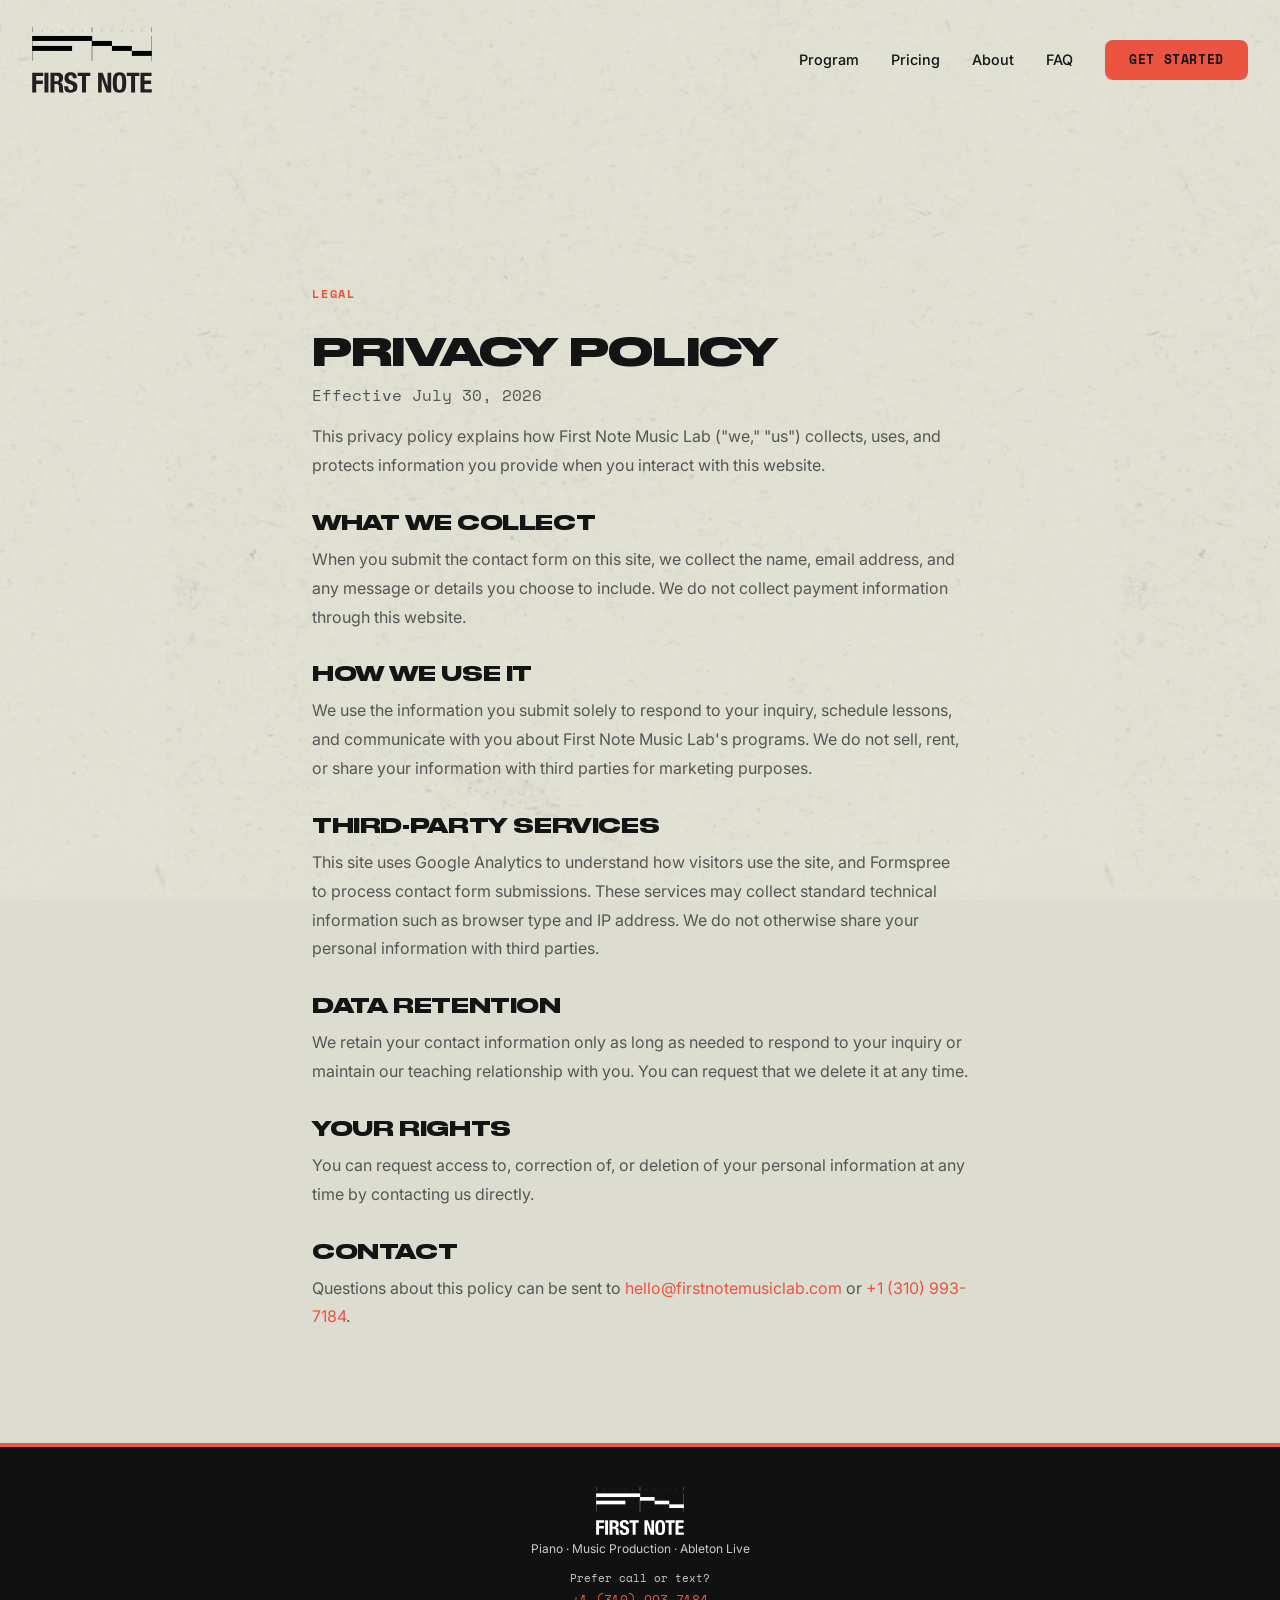
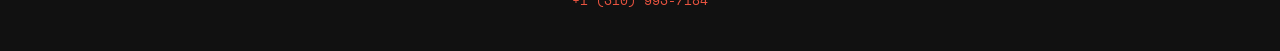
<file: privacy.html>
<!DOCTYPE html>
<html lang="en">
<head>
  <meta charset="UTF-8">
  <meta name="viewport" content="width=device-width, initial-scale=1.0">
  <link rel="canonical" href="https://www.firstnotemusiclab.com/privacy.html" />
  <title>Privacy Policy | First Note Music Lab</title>
  <meta name="description" content="Privacy policy for First Note Music Lab.">
  <meta name="robots" content="noindex">

  <link rel="icon" href="assets/favicon.ico" sizes="any">
  <link rel="icon" type="image/png" sizes="32x32" href="assets/favicon-32.png">
  <link rel="apple-touch-icon" href="assets/apple-touch-icon.png">

  <link rel="preconnect" href="https://fonts.googleapis.com">
  <link rel="preconnect" href="https://fonts.gstatic.com" crossorigin>
  <link href="https://fonts.googleapis.com/css2?family=Barlow:wght@900&family=Space+Mono:wght@400;700&family=Inter:wght@400;500;600&display=swap" rel="stylesheet">
  <link rel="stylesheet" href="styles.css">
</head>
<body>

  <!-- Navigation -->
  <nav class="nav">
    <a href="index.html" class="nav-logo">
      <img src="assets/firstnote_midi.svg" width="120" alt="First Note Music Lab">
    </a>
    <div class="nav-links">
      <a href="index.html#program">Program</a>
      <a href="index.html#pricing">Pricing</a>
      <a href="index.html#about">About</a>
      <a href="index.html#faq">FAQ</a>
      <a href="index.html#contact" class="nav-cta">Get Started</a>
    </div>
    <button class="nav-toggle" aria-label="Menu">
      <span></span><span></span><span></span>
    </button>
  </nav>

  <!-- Legal content -->
  <section class="legal-page">
    <div class="legal-inner">
      <span class="label">Legal</span>
      <h1>Privacy Policy</h1>
      <p class="legal-updated">Effective July 30, 2026</p>

      <p>This privacy policy explains how First Note Music Lab ("we," "us") collects, uses, and protects information you provide when you interact with this website.</p>

      <h2>What we collect</h2>
      <p>When you submit the contact form on this site, we collect the name, email address, and any message or details you choose to include. We do not collect payment information through this website.</p>

      <h2>How we use it</h2>
      <p>We use the information you submit solely to respond to your inquiry, schedule lessons, and communicate with you about First Note Music Lab's programs. We do not sell, rent, or share your information with third parties for marketing purposes.</p>

      <h2>Third-party services</h2>
      <p>This site uses Google Analytics to understand how visitors use the site, and Formspree to process contact form submissions. These services may collect standard technical information such as browser type and IP address. We do not otherwise share your personal information with third parties.</p>

      <h2>Data retention</h2>
      <p>We retain your contact information only as long as needed to respond to your inquiry or maintain our teaching relationship with you. You can request that we delete it at any time.</p>

      <h2>Your rights</h2>
      <p>You can request access to, correction of, or deletion of your personal information at any time by contacting us directly.</p>

      <h2>Contact</h2>
      <p>Questions about this policy can be sent to <a href="mailto:hello@firstnotemusiclab.com">hello@firstnotemusiclab.com</a> or <a href="tel:3109937184">+1 (310) 993-7184</a>.</p>
    </div>
  </section>

  <!-- Footer -->
  <footer class="footer">
    <div class="footer-inner">
      <div class="footer-brand">
        <img src="assets/firstnote_midi.svg" alt="First Note Music Lab" class="footer-logo" />
        <div>
          <span>Piano &middot; Music Production &middot; Ableton Live</span>
        </div>
      </div>
      <div class="footer-contact">
        <span>Prefer call or text?</span>
        <a href="tel:3109937184">+1 (310) 993-7184</a>
      </div>
    </div>
  </footer>

  <script src="script.js"></script>
</body>
</html>
</file>
<file: styles.css>
/* ===== Druk Wide Bold ===== */
@font-face {
  font-family: 'Druk Wide Bold';
  src: url('assets/DrukWideBold.woff2.ttf') format('truetype');
  font-weight: bold;
  font-style: normal;
  font-display: swap;
}

/* ===== Reset & Variables ===== */
*, *::before, *::after { margin: 0; padding: 0; box-sizing: border-box; }

:root {
  --bg: rgba(220, 221, 208, 0.55);
  --bg-alt: rgba(205, 206, 192, 0.88);
  --bg-card: rgba(255, 255, 255, 0.6);
  --gold: #EA5440;
  --gold-dim: #C73D2C;
  --green: #5B9A3E;
  --green-bright: #4a9a2e;
  --text: #141414;
  --text-dim: #555555;
  --text-muted: #999999;
  --border: #d8d7d2;
  --radius: 8px;
  --radius-lg: 16px;
  --font-display: 'Druk Wide Bold', 'Barlow', Impact, 'Arial Black', sans-serif;
  --font-mono: 'Space Mono', 'Courier New', monospace;
  --font-body: 'Inter', -apple-system, sans-serif;
  --max-width: 1200px;
  --sand: #D6D1B3;
  --olive: #2C3520;
  --cloud: #F7F2E8;
  --accent: #EA5440;
}

html {
  scroll-behavior: smooth;
  font-size: 16px;
  background: #DCDDD0;
  overflow-x: hidden;
}

body {
  background: transparent;
  overflow-x: hidden;
  color: var(--text);
  font-family: var(--font-body);
  line-height: 1.6;
  -webkit-font-smoothing: antialiased;
}

body::before {
  content: '';
  position: fixed;
  inset: 0;
  background-image: url('assets/Cloud%20-%20Only%20background.png');
  background-size: 949px 1024px;
  background-position: center;
  background-repeat: repeat;
  opacity: 0.3;
  filter: brightness(0.97);
  z-index: -1;
}


img { max-width: 100%; display: block; }
a { color: inherit; text-decoration: none; }
ul { list-style: none; }

h1, h2, h3, h4 {
  font-family: var(--font-display);
  text-transform: uppercase;
  letter-spacing: -0.02em;
  line-height: 1.1;
  word-break: normal;
  hyphens: none;
}


/* ===== Navigation ===== */
.nav {
  display: flex;
  align-items: center;
  justify-content: space-between;
  padding: 10px 32px;
  min-height: 110px;
  background: transparent;
  overflow: visible;
  position: relative;
}

.nav-logo {
  align-self: center;
  max-width: 120px;
}

.nav-logo img {
  height: 100px !important;
  width: auto;
}

.nav-links {
  display: flex;
  align-items: center;
  gap: 32px;
  font-size: 0.9rem;
  font-weight: 500;
}

.nav-links a {
  transition: color 0.2s;
}

.nav-links a:hover {
  color: var(--gold);
}

.nav-cta {
  background: var(--gold);
  color: #141414 !important;
  padding: 10px 24px;
  border-radius: var(--radius);
  font-weight: 600;
  font-family: var(--font-mono);
  font-size: 0.8rem;
  letter-spacing: 0.05em;
  text-transform: uppercase;
  transition: background 0.2s;
}

.nav-cta:hover {
  background: var(--gold-dim);
}

.nav-toggle {
  display: none;
  flex-direction: column;
  gap: 5px;
  background: none;
  border: none;
  cursor: pointer;
}

.nav-toggle span {
  display: block;
  width: 24px;
  height: 2px;
  background: var(--text);
  transition: 0.3s;
}

/* ===== Buttons ===== */
.btn {
  display: inline-flex;
  align-items: center;
  gap: 8px;
  padding: 14px 32px;
  border-radius: var(--radius);
  font-family: var(--font-mono);
  font-size: 0.8rem;
  font-weight: 700;
  letter-spacing: 0.05em;
  text-transform: uppercase;
  transition: all 0.25s;
  cursor: pointer;
  border: 2px solid transparent;
}

.btn-primary {
  background: var(--gold);
  color: #141414;
  border-color: var(--gold);
}

.btn-primary:hover {
  background: transparent;
  color: var(--gold);
}

.btn-outline {
  background: transparent;
  color: #141414;
  border: 2px solid #141414;
}

.btn-outline:hover {
  background: #141414;
  color: #F7F2E8;
}

.btn-lg {
  padding: 18px 40px;
  font-size: 0.85rem;
}

/* ===== Label ===== */
.label {
  display: inline-block;
  font-family: var(--font-mono);
  font-size: 0.75rem;
  font-weight: 700;
  letter-spacing: 0.15em;
  text-transform: uppercase;
  color: var(--gold);
  margin-bottom: 12px;
}

/* ===== Hero ===== */
.hero {
  min-height: calc(100vh - 70px);
  display: flex;
  align-items: center;
  justify-content: center;
  overflow: hidden;
  background: transparent;
}

.hero-content {
  display: flex;
  flex-direction: column;
  justify-content: center;
  align-items: center;
  text-align: center;
  max-width: 1120px;
  padding: 80px 64px;
}

.hero h1 {
  font-family: var(--font-display);
  font-size: clamp(2.2rem, 4vw, 3.4rem);
  line-height: 1.1;
  letter-spacing: -0.02em;
  margin-bottom: 24px;
  text-transform: uppercase;
}

.hero h1 em {
  color: var(--green-bright);
  font-style: normal;
}

.hero-spotify {
  display: inline-flex;
  align-items: center;
  gap: 12px;
  color: var(--gold);
}

.spotify-icon {
  flex-shrink: 0;
}

.hero-sub {
  font-size: 1.05rem;
  color: var(--text-dim);
  max-width: 480px;
  margin-bottom: 32px;
  line-height: 1.7;
}

.hero-actions {
  display: flex;
  flex-direction: row;
  gap: 12px;
  margin-bottom: 40px;
}

.hero-actions .btn {
  flex: 1;
  text-align: center;
  justify-content: center;
}

.hero-tags {
  display: flex;
  gap: 12px;
  flex-wrap: wrap;
}

.tag {
  font-family: var(--font-mono);
  font-size: 0.7rem;
  letter-spacing: 0.08em;
  text-transform: uppercase;
  padding: 6px 16px;
  border: 1px solid var(--border);
  border-radius: 100px;
  color: var(--text-dim);
}

/* ===== Streaming ===== */
.streaming {
  background: var(--gold);
  color: #141414;
  padding: 48px 32px;
}

.streaming-inner {
  max-width: var(--max-width);
  margin: 0 auto;
  display: flex;
  align-items: center;
  justify-content: space-between;
  gap: 32px;
  flex-wrap: wrap;
}

.streaming h2 {
  font-family: var(--font-display);
  font-size: 1.6rem;
  line-height: 1.3;
}

.streaming p {
  font-size: 0.95rem;
  opacity: 0.8;
  margin-top: 4px;
}

.stat-callout {
  display: flex;
  align-items: center;
  gap: 20px;
  margin-top: 8px;
}

.stat-number {
  font-family: var(--font-display);
  font-size: clamp(80px, 10vw, 120px);
  line-height: 1;
  color: var(--gold);
  letter-spacing: -0.04em;
  flex-shrink: 0;
}

.stat-label {
  font-family: var(--font-mono);
  font-size: 0.85rem;
  font-weight: 700;
  text-transform: uppercase;
  letter-spacing: 0.06em;
  opacity: 0.9;
}

.stat-sub {
  font-size: 0.9rem;
  opacity: 0.75;
  margin-top: 6px;
  line-height: 1.5;
}

.streaming-logos {
  display: flex;
  gap: 24px;
}

.platform-badge {
  display: flex;
  flex-direction: column;
  align-items: center;
  gap: 6px;
  background: rgba(0,0,0,0.12);
  padding: 16px 24px;
  border-radius: var(--radius);
  font-family: var(--font-mono);
  font-size: 0.7rem;
  font-weight: 700;
  letter-spacing: 0.05em;
}

.platform-badge--apple {
  padding: 10px 16px;
}

.apple-music-logo {
  height: 36px;
  width: auto;
  display: block;
  border-radius: 4px;
}

/* ===== Student Showcase ===== */
.showcase {
  padding: 120px 32px;
  background: var(--bg);
}

.showcase-inner {
  max-width: var(--max-width);
  margin: 0 auto;
  display: grid;
  grid-template-columns: 1fr 1fr;
  grid-template-rows: auto auto;
  gap: 40px 80px;
}

.showcase-text {
  grid-column: 2;
  grid-row: 1;
}

.showcase-image {
  grid-column: 1;
  grid-row: 1 / 3;
  align-self: center;
}

.showcase-caption {
  grid-column: 2;
  grid-row: 2;
}

.showcase-image img {
  border-radius: var(--radius-lg);
  box-shadow: 0 40px 80px rgba(0,0,0,0.5);
}

.showcase h2 {
  font-family: var(--font-display);
  font-size: clamp(2rem, 3vw, 2.8rem);
  line-height: 1.2;
  margin-bottom: 20px;
}

.showcase p {
  color: var(--text-dim);
  font-size: 1.05rem;
  line-height: 1.7;
  margin-bottom: 16px;
}

.showcase-highlight {
  color: var(--gold) !important;
  font-weight: 600;
  font-size: 1.1rem !important;
}

/* ===== Program ===== */
.program {
  padding: 120px 32px;
  background: var(--bg-alt);
}

.program-header {
  text-align: center;
  max-width: 600px;
  margin: 0 auto 80px;
}

.program-header h2 {
  font-family: var(--font-display);
  font-size: clamp(2rem, 3vw, 2.8rem);
  line-height: 1.2;
  margin-bottom: 16px;
}

.program-header p {
  color: var(--text-dim);
  font-size: 1.05rem;
}

.program-note {
  margin-top: 16px;
  font-size: 0.85rem;
  color: var(--text-muted);
  font-family: var(--font-body);
}

.program-note a {
  color: var(--gold);
  text-decoration: underline;
}

.timeline {
  max-width: var(--max-width);
  margin: 0 auto;
  display: grid;
  grid-template-columns: repeat(3, 1fr);
  gap: 32px;
}

.timeline-item {
  background: var(--bg-card);
  border: 1px solid var(--border);
  border-radius: var(--radius-lg);
  padding: 32px;
  transition: border-color 0.3s, transform 0.3s;
}

.timeline-item:hover {
  border-color: var(--gold);
  transform: translateY(-4px);
}

.timeline-weeks {
  font-family: var(--font-mono);
  font-size: 0.7rem;
  letter-spacing: 0.15em;
  text-transform: uppercase;
  color: var(--gold);
  margin-bottom: 12px;
  font-weight: 700;
}

.timeline-item h3 {
  font-family: var(--font-display);
  font-size: 1.3rem;
  margin-bottom: 10px;
}

.timeline-item p {
  color: var(--text-dim);
  font-size: 0.9rem;
  line-height: 1.6;
}

.program-result {
  text-align: center;
  max-width: 600px;
  margin: 64px auto 0;
}

.program-result p {
  font-family: var(--font-display);
  font-size: 1.5rem;
}

.program-result strong {
  color: var(--gold);
}

.program-next {
  font-family: var(--font-body) !important;
  font-size: 1rem !important;
  color: var(--text-dim);
  margin-top: 8px;
}

/* ===== Hero Age Pill ===== */
.hero-age-pill {
  display: inline-block;
  width: fit-content;
  max-width: fit-content;
  font-family: var(--font-mono);
  font-size: 0.7rem;
  letter-spacing: 0.08em;
  text-transform: uppercase;
  padding: 6px 16px;
  border: 1px solid var(--gold);
  border-radius: 100px;
  color: var(--gold);
  margin-bottom: 24px;
}

/* ===== About ===== */
.about {
  padding: 120px 32px;
  background: var(--bg);
}

.about-inner {
  max-width: var(--max-width);
  margin: 0 auto;
  display: grid;
  grid-template-columns: 0.7fr 1.2fr;
  gap: 60px;
  align-items: flex-start;
}

.about-photo {
  overflow: hidden;
  border-radius: var(--radius-lg);
  align-self: flex-start;
  max-width: 420px;
  width: 100%;
}

.about-photo img {
  width: 100%;
  height: auto;
  display: block;
  border-radius: var(--radius-lg);
}

.about h2 {
  font-family: var(--font-display);
  font-size: clamp(2rem, 3vw, 2.8rem);
  margin-bottom: 24px;
}

.about-tags {
  display: flex;
  flex-wrap: wrap;
  gap: 10px;
  margin: 8px 0 20px;
}

.about p {
  color: var(--text-dim);
  font-size: 1.05rem;
  line-height: 1.8;
  margin-bottom: 16px;
}

.about strong {
  color: var(--text);
}

@media (max-width: 768px) {
  .about-text {
    text-align: center;
  }

  .about-tags {
    justify-content: center;
  }
}

/* ===== Red Band ===== */
.red-band {
  background: var(--gold);
  padding: 52px 32px;
  text-align: center;
}

.red-band p {
  font-family: var(--font-display);
  font-size: clamp(1.6rem, 3.5vw, 2.6rem);
  color: var(--cloud);
  text-transform: uppercase;
  letter-spacing: -0.02em;
  line-height: 1.1;
  max-width: 860px;
  margin: 0 auto;
}

/* ===== Portfolio ===== */
.portfolio-section {
  padding: 120px 32px;
  background: var(--bg);
}

.portfolio-inner {
  max-width: var(--max-width);
  margin: 0 auto;
}

.portfolio-inner h2 {
  font-family: var(--font-display);
  font-size: clamp(2rem, 3vw, 2.8rem);
  margin-bottom: 12px;
}

.section-sub {
  color: var(--text-dim);
  font-size: 1.05rem;
  margin-bottom: 64px;
  max-width: 600px;
}

.portfolio-row-title {
  font-family: var(--font-display);
  font-size: 1.1rem;
  letter-spacing: 0.02em;
  text-transform: uppercase;
  color: #1a1a1a;
  margin-bottom: 24px;
  margin-top: 56px;
}

.portfolio-grid {
  display: grid;
  grid-template-columns: repeat(3, 1fr);
  gap: 24px;
}

.portfolio-card {
  background: var(--bg-card);
  border: 1px solid var(--border);
  border-radius: var(--radius-lg);
  overflow: hidden;
  text-decoration: none;
  color: var(--text);
  transition: transform 0.25s ease, box-shadow 0.25s ease, border-color 0.25s ease;
  display: block;
}

.portfolio-card:hover {
  transform: translateY(-4px);
  box-shadow: 0 16px 40px rgba(0,0,0,0.12);
  border-color: var(--gold);
}

.portfolio-card--placeholder {
  opacity: 0.5;
  cursor: default;
}

.portfolio-card--placeholder:hover {
  transform: none;
  box-shadow: none;
  border-color: var(--border);
}

.portfolio-card-cover {
  aspect-ratio: 1;
  overflow: hidden;
}

.portfolio-card-cover img {
  width: 100%;
  height: 100%;
  object-fit: cover;
  display: block;
}

.portfolio-card-cover--empty {
  background: var(--bg-alt);
  display: flex;
  align-items: center;
  justify-content: center;
}

.portfolio-card-cover--empty::after {
  content: '♪';
  font-size: 2rem;
  color: var(--border);
}

.portfolio-card-info {
  padding: 16px;
  display: flex;
  flex-direction: column;
  gap: 4px;
}

.portfolio-card-info strong {
  font-size: 0.95rem;
}

.portfolio-track {
  font-size: 0.85rem;
  color: var(--text-dim);
}

.portfolio-platforms {
  font-family: var(--font-mono);
  font-size: 0.65rem;
  letter-spacing: 0.05em;
  color: var(--text-muted);
  margin-top: 4px;
}

/* ===== Who This Is For ===== */
.who {
  padding: 120px 32px;
  background: var(--bg-alt);
}

.who-header {
  text-align: center;
  max-width: 600px;
  margin: 0 auto 64px;
}

.who-header h2 {
  font-family: var(--font-display);
  font-size: clamp(2rem, 3vw, 2.8rem);
}

.who-grid {
  max-width: var(--max-width);
  margin: 0 auto;
  display: grid;
  grid-template-columns: repeat(auto-fit, minmax(220px, 1fr));
  gap: 32px;
}

.who-card {
  background: var(--bg-card);
  border: 1px solid var(--border);
  border-radius: var(--radius-lg);
  padding: 32px;
  transition: border-color 0.3s, transform 0.3s;
}

.who-card:hover {
  border-color: var(--gold);
  transform: translateY(-4px);
}

.who-index {
  display: block;
  font-family: var(--font-mono);
  font-size: 0.7rem;
  letter-spacing: 0.15em;
  text-transform: uppercase;
  color: var(--gold);
  margin-bottom: 12px;
  font-weight: 700;
}

.who-card h3 {
  font-family: var(--font-display);
  font-size: 1.2rem;
  margin-bottom: 10px;
}

.who-card p {
  color: var(--text-dim);
  font-size: 0.9rem;
  line-height: 1.6;
}

/* ===== Pricing ===== */
.pricing {
  padding: 120px 32px;
  background: var(--bg-alt);
}

.pricing-header {
  text-align: center;
  margin-bottom: 64px;
}

.pricing-header h2 {
  font-family: var(--font-display);
  font-size: clamp(2rem, 3vw, 2.8rem);
}

.pricing-intro {
  max-width: 620px;
  margin: 16px auto 0;
  font-size: 0.95rem;
  color: var(--text-dim);
  line-height: 1.6;
}

.pricing-grid {
  max-width: 1080px;
  margin: 0 auto;
  display: grid;
  grid-template-columns: 1fr 1fr;
  gap: 32px;
  align-items: stretch;
}

.pricing-card {
  background: var(--bg-card);
  border: 1px solid var(--border);
  border-radius: var(--radius-lg);
  padding: 48px 40px 40px;
  position: relative;
  transition: border-color 0.3s;
  display: flex;
  flex-direction: column;
  height: 100%;
}

.pricing-card:hover {
  border-color: var(--text-muted);
}

.pricing-card.featured {
  border-color: var(--gold);
}

.pricing-card.featured:hover {
  border-color: var(--gold);
}

.track-label {
  font-family: var(--font-mono);
  font-size: 0.7rem;
  letter-spacing: 0.15em;
  text-transform: uppercase;
  color: var(--gold);
  font-weight: 700;
}

.pricing-card h3 {
  font-family: var(--font-display);
  font-size: 1.4rem;
  margin: 12px 0 16px;
}

.price {
  font-family: var(--font-display);
  font-size: 3rem;
  font-weight: 700;
  margin-bottom: 32px;
}

.price span {
  font-size: 1rem;
  font-family: var(--font-mono);
  color: var(--text-dim);
  font-weight: 400;
  letter-spacing: 0.05em;
}

.price-alt {
  font-family: var(--font-mono);
  font-size: 0.75rem;
  color: var(--text-muted);
  letter-spacing: 0.05em;
  margin-top: -20px;
  margin-bottom: 24px;
}

.pricing-card ul {
  flex: 1;
  margin-bottom: 32px;
}

.pricing-card li {
  padding: 8px 0;
  padding-left: 20px;
  position: relative;
  color: var(--text-dim);
  font-size: 0.95rem;
}

.pricing-card li::before {
  content: '—';
  position: absolute;
  left: 0;
  color: var(--gold);
}

.pricing-card .btn {
  width: 100%;
  justify-content: center;
  margin-top: auto;
  padding: 16px 32px;
  font-size: 0.8rem;
  border-width: 2px;
}

.pricing-note {
  margin-top: 12px;
  font-size: 0.75rem;
  color: var(--text-muted);
  text-align: center;
  font-weight: 400;
}

.pricing-secondary-card {
  background: var(--bg-card);
  border: 1px solid var(--border);
  border-radius: var(--radius-lg);
  padding: 36px 32px 40px;
  display: flex;
  flex-direction: column;
  transition: border-color 0.3s;
  height: 100%;
}

.pricing-secondary-card:hover {
  border-color: var(--text-muted);
}

.pricing-secondary-card h3 {
  font-family: var(--font-display);
  font-size: 1.2rem;
  margin: 10px 0 12px;
}

.pricing-secondary-card ul {
  flex: 1;
  margin-bottom: 24px;
}

.pricing-secondary-card li {
  padding: 6px 0;
  padding-left: 20px;
  position: relative;
  color: var(--text-dim);
  font-size: 0.9rem;
}

.pricing-secondary-card li::before {
  content: '—';
  position: absolute;
  left: 0;
  color: var(--gold);
}

.pricing-secondary-card .btn {
  width: 100%;
  justify-content: center;
  margin-top: auto;
  padding: 16px 32px;
  font-size: 0.8rem;
  border-width: 2px;
}

.price-small {
  font-size: 2rem;
  margin-bottom: 20px;
}

/* ===== Details Bar ===== */
.details {
  padding: 64px 32px;
  background: var(--bg);
  border-top: 1px solid var(--border);
  border-bottom: 1px solid var(--border);
}

.details-inner {
  max-width: var(--max-width);
  margin: 0 auto;
  display: grid;
  grid-template-columns: repeat(4, 1fr);
  gap: 32px;
}

.detail-item {
  display: flex;
  flex-direction: column;
  gap: 6px;
  color: var(--text);
}

.detail-item svg {
  color: var(--gold);
  margin-bottom: 4px;
}

.detail-label {
  font-family: var(--font-mono);
  font-size: 0.65rem;
  letter-spacing: 0.15em;
  text-transform: uppercase;
  color: var(--gold);
  font-weight: 700;
}

.detail-item strong {
  font-size: 1rem;
}

/* ===== FAQ ===== */
.faq {
  padding: 120px 32px;
  background: var(--bg-alt);
}

.faq-inner {
  max-width: 720px;
  margin: 0 auto;
}

.faq-inner h2 {
  font-family: var(--font-display);
  font-size: clamp(2rem, 3vw, 2.8rem);
  margin-bottom: 48px;
}

.faq-list {
  display: flex;
  flex-direction: column;
  gap: 2px;
}

.faq-item {
  border-bottom: 1px solid var(--border);
}

.faq-question {
  width: 100%;
  background: none;
  border: none;
  color: var(--text);
  font-family: var(--font-body);
  font-size: 1.05rem;
  font-weight: 500;
  text-align: left;
  padding: 24px 0;
  cursor: pointer;
  display: flex;
  justify-content: space-between;
  align-items: center;
  gap: 16px;
  transition: color 0.2s;
}

.faq-question:hover {
  color: var(--gold);
}

.faq-question svg {
  flex-shrink: 0;
  transition: transform 0.3s;
  color: var(--text-muted);
}

.faq-item.open .faq-question svg {
  transform: rotate(180deg);
}

.faq-answer {
  max-height: 0;
  overflow: hidden;
  transition: max-height 0.4s ease, padding 0.3s ease;
}

.faq-item.open .faq-answer {
  max-height: 300px;
}

.faq-answer p {
  padding-bottom: 24px;
  color: var(--text-dim);
  font-size: 0.95rem;
  line-height: 1.7;
}

/* ===== Track description ===== */
.track-desc {
  color: var(--text-dim);
  font-size: 0.9rem;
  line-height: 1.5;
  margin-bottom: 20px;
}

.price-framing {
  font-size: 0.8rem;
  color: var(--text-dim);
  letter-spacing: 0.02em;
  line-height: 1.5;
  margin-bottom: 12px;
  font-style: normal;
}

/* ===== Contact Modal ===== */
.modal-overlay {
  position: fixed;
  inset: 0;
  background: rgba(20, 20, 20, 0.55);
  backdrop-filter: blur(6px);
  z-index: 1000;
  display: flex;
  align-items: center;
  justify-content: center;
  padding: 24px;
  opacity: 0;
  pointer-events: none;
  transition: opacity 0.25s ease;
}

.modal-overlay[aria-hidden="false"] {
  opacity: 1;
  pointer-events: all;
}

.modal {
  background: #DCDDD0;
  border: 1px solid var(--border);
  border-radius: var(--radius-lg);
  padding: 48px;
  max-width: 520px;
  width: 100%;
  position: relative;
  transform: translateY(16px);
  transition: transform 0.25s ease;
  max-height: 90vh;
  overflow-y: auto;
}

.modal-overlay[aria-hidden="false"] .modal {
  transform: translateY(0);
}

.modal h2 {
  font-family: var(--font-display);
  font-size: 2rem;
  margin-bottom: 8px;
}

.modal-sub {
  color: var(--text-dim);
  margin-bottom: 32px;
  font-size: 0.95rem;
}

.modal-close {
  position: absolute;
  top: 20px;
  right: 20px;
  background: none;
  border: none;
  font-size: 1.5rem;
  cursor: pointer;
  color: var(--text-muted);
  line-height: 1;
  padding: 4px 8px;
  transition: color 0.2s;
}

.modal-close:hover {
  color: var(--text);
}

.contact-form {
  display: flex;
  flex-direction: column;
  gap: 20px;
}

.form-group {
  display: flex;
  flex-direction: column;
  gap: 6px;
}

.form-group label {
  font-family: var(--font-mono);
  font-size: 0.7rem;
  font-weight: 700;
  letter-spacing: 0.12em;
  text-transform: uppercase;
  color: var(--text);
}

.optional {
  color: var(--text-muted);
  font-weight: 400;
  text-transform: none;
  letter-spacing: 0;
}

.form-group input,
.form-group select,
.form-group textarea {
  background: rgba(255,255,255,0.7);
  border: 1px solid var(--border);
  border-radius: var(--radius);
  padding: 12px 16px;
  font-family: var(--font-body);
  font-size: 0.95rem;
  color: var(--text);
  outline: none;
  transition: border-color 0.2s;
  width: 100%;
}

.form-group input::placeholder,
.form-group textarea::placeholder {
  color: var(--text-muted);
}

.form-group input:focus,
.form-group select:focus,
.form-group textarea:focus {
  border-color: var(--gold);
}

.form-group textarea {
  resize: vertical;
}

.contact-form .btn {
  align-self: flex-start;
  margin-top: 8px;
}

.form-status {
  margin-top: 16px;
  padding: 12px 16px;
  border-radius: 8px;
  font-size: 15px;
  text-align: center;
  display: none;
}

.form-privacy-note {
  margin-top: 14px;
  font-size: 0.75rem;
  color: var(--text-muted);
  text-align: center;
}

.form-privacy-note a {
  color: var(--gold);
}

.form-status.success {
  display: block;
  background: #e8f5e9;
  color: #1b5e20;
  border: 1px solid #a5d6a7;
}

.form-status.error {
  display: block;
  background: #ffebee;
  color: #b71c1c;
  border: 1px solid #ef9a9a;
}

#cf-submit:disabled {
  opacity: 0.6;
  cursor: not-allowed;
}

.form-confirm {
  padding: 32px 0 8px;
  text-align: center;
}

.form-confirm p {
  font-size: 1.1rem;
  line-height: 1.7;
  color: var(--text);
}

/* ===== CTA ===== */
.cta {
  padding: 120px 32px;
  background: var(--bg);
  text-align: center;
}

.cta-inner {
  max-width: 600px;
  margin: 0 auto;
}

.cta h2 {
  font-family: var(--font-display);
  font-size: clamp(2rem, 3vw, 2.8rem);
  margin-bottom: 16px;
}

.cta p {
  color: var(--text-dim);
  font-size: 1.05rem;
  margin-bottom: 40px;
}

.cta-actions {
  display: flex;
  gap: 16px;
  justify-content: center;
  flex-wrap: wrap;
}

/* ===== Legal pages ===== */
.legal-page {
  padding: 160px 32px 100px;
  max-width: 720px;
  margin: 0 auto;
}

.legal-inner h1 {
  font-family: var(--font-display);
  font-size: clamp(2rem, 3vw, 2.8rem);
  margin: 16px 0 8px;
}

.legal-updated {
  color: var(--text-muted);
  font-family: var(--font-mono);
  font-size: 0.8rem;
  margin-bottom: 32px;
}

.legal-inner h2 {
  font-family: var(--font-display);
  font-size: 1.2rem;
  margin: 32px 0 12px;
}

.legal-inner p {
  color: var(--text-dim);
  font-size: 1rem;
  line-height: 1.8;
  margin-bottom: 12px;
}

.legal-inner a {
  color: var(--gold);
}

/* ===== Footer ===== */
.footer {
  background: #111111;
  border-top: 4px solid #E55A45;
  padding: 40px 20px 40px;
  display: flex;
  flex-direction: column;
  align-items: center;
  gap: 8px;
}

.footer-inner {
  max-width: var(--max-width);
  margin: 0 auto;
  display: flex;
  flex-direction: column;
  align-items: center;
  text-align: center;
  gap: 8px;
}

.footer-brand {
  display: flex;
  flex-direction: column;
  align-items: center;
  gap: 0;
}

.footer-logo {
  display: block;
  height: 48px;
  width: auto;
  filter: brightness(0) invert(1);
}

.footer-brand strong {
  display: block;
  font-size: 0.9rem;
  color: var(--cloud);
}

.footer-brand span {
  font-size: 0.75rem;
  color: #CCCCCC;
}

.footer-contact {
  display: flex;
  flex-direction: column;
  align-items: center;
  gap: 4px;
  font-family: var(--font-mono);
  font-size: 0.8rem;
}

.footer-contact span,
.footer-contact a {
  display: block;
}

.footer-contact span {
  color: #CCCCCC;
  font-size: 0.7rem;
}

.footer-contact a {
  color: var(--gold);
  transition: color 0.2s;
}

.footer-contact a:hover {
  color: #ff7a68;
}

.footer-spotify {
  display: inline-flex;
  align-items: center;
  gap: 6px;
  color: #1DB954 !important;
}

.footer-privacy {
  color: var(--text-muted) !important;
  font-size: 0.75rem;
  text-decoration: underline;
}

.footer-spotify:hover {
  color: #17a349 !important;
}

/* ===== Student Releases Carousel ===== */
.carousel-wrapper {
  display: flex;
  align-items: center;
  gap: 16px;
  position: relative;
}

.carousel-viewport {
  flex: 1;
  overflow: hidden;
  border-radius: var(--radius-lg);
}

.carousel-track {
  display: flex;
  transition: transform 0.4s ease;
  will-change: transform;
}

.carousel-slide {
  min-width: 100%;
}

.release-grid {
  display: grid;
  grid-template-columns: repeat(2, 1fr);
  gap: 24px;
}

.release-card {
  background: var(--bg-card);
  border: 1px solid var(--border);
  border-radius: var(--radius-lg);
  padding: 40px;
  display: flex;
  flex-direction: column;
  gap: 16px;
}

.release-artist {
  font-family: var(--font-display);
  font-size: 2rem;
  text-transform: uppercase;
  letter-spacing: -0.02em;
  line-height: 1.1;
  color: var(--text);
}

.release-song {
  font-family: var(--font-mono);
  font-size: 0.8rem;
  letter-spacing: 0.12em;
  text-transform: uppercase;
  color: var(--gold);
}

.release-feat {
  font-family: var(--font-mono);
  font-size: 0.7rem;
  letter-spacing: 0.1em;
  text-transform: uppercase;
  color: var(--text-muted);
}

/* "UNRELEASED" status tag on a release-song, for tracks with no streaming link yet */
.release-feat--status {
  color: var(--gold-dim);
  font-weight: 700;
}

.release-story {
  color: var(--text-dim);
  font-size: 1rem;
  line-height: 1.7;
  height: calc(1.7em * 6);
  overflow: hidden;
  display: -webkit-box;
  -webkit-line-clamp: 6;
  -webkit-box-orient: vertical;
}

.release-embed {
  border: 0;
  border-radius: 12px;
  display: block;
  width: 100%;
}

.release-cover {
  width: 160px;
  height: 160px;
  object-fit: cover;
  border-radius: var(--radius);
  display: block;
}

.release-toggle {
  display: flex;
  width: 100%;
  border: 1px solid var(--border);
  border-radius: var(--radius);
  overflow: hidden;
  margin-top: auto;
}

.release-toggle-btn {
  width: 50%;
  font-family: var(--font-mono);
  font-size: 0.7rem;
  font-weight: 700;
  letter-spacing: 0.1em;
  padding: 6px 18px;
  border: none;
  background: transparent;
  color: var(--text-dim);
  cursor: pointer;
  transition: background 0.2s, color 0.2s;
  text-align: center;
}

.release-toggle-btn.active {
  background: var(--gold);
  color: #141414;
}

.release-audio {
  display: block;
  width: 100%;
  border-radius: 12px;
}

.release-panel {
  overflow: hidden;
  max-height: 0;
  opacity: 0;
  pointer-events: none;
  transition: max-height 0.3s ease, opacity 0.2s ease;
}

.release-panel.panel-visible {
  max-height: 500px;
  opacity: 1;
  pointer-events: auto;
}

.carousel-btn {
  flex-shrink: 0;
  width: 44px;
  height: 44px;
  border-radius: 50%;
  border: 2px solid var(--border);
  background: var(--bg-card);
  color: var(--text);
  cursor: pointer;
  display: flex;
  align-items: center;
  justify-content: center;
  transition: border-color 0.2s, color 0.2s;
}

.carousel-btn:hover {
  border-color: var(--gold);
  color: var(--gold);
}

.releases-intro {
  color: var(--text-dim);
  font-size: 1.05rem;
  line-height: 1.7;
  max-width: 680px;
  margin-bottom: 32px;
}

.carousel-dots {
  display: none;
}

.testimonials .carousel-dots,
.portfolio-section .carousel-dots {
  display: flex;
  gap: 8px;
  justify-content: center;
  margin-top: 24px;
}

.carousel-dot {
  width: 8px;
  height: 8px;
  border-radius: 50%;
  background: var(--border);
  transition: background 0.2s, transform 0.2s;
  display: inline-block;
  cursor: pointer;
}

.carousel-dot--active {
  background: var(--gold);
  transform: scale(1.25);
}

.testimonials .carousel-dot--active,
.portfolio-section .carousel-dot--active {
  background: var(--accent);
}

.carousel-btn:disabled {
  opacity: 0.25;
  cursor: default;
  pointer-events: none;
}

/* ===== Testimonials ===== */
.testimonials {
  padding: 120px 32px;
  background: var(--bg-alt);
}

.testimonials-inner {
  max-width: var(--max-width);
  margin: 0 auto;
}

.testimonials-inner h2 {
  font-size: clamp(2rem, 3vw, 2.8rem);
  margin-bottom: 32px;
}

.testimonial-card {
  background: var(--bg-card);
  border: 1px solid var(--border);
  border-radius: var(--radius-lg);
  padding: 40px;
  display: flex;
  flex-direction: column;
  gap: 24px;
  min-height: 300px;
}

.testimonial-quote {
  color: var(--text-dim);
  font-size: 1.05rem;
  line-height: 1.8;
  flex: 1;
}

.testimonial-name {
  font-family: var(--font-mono);
  font-size: 0.75rem;
  font-weight: 700;
  letter-spacing: 0.15em;
  text-transform: uppercase;
  color: var(--gold);
}

/* ===== Scroll Animations ===== */
.fade-in {
  opacity: 0;
  transform: translateY(24px);
  transition: opacity 0.6s ease, transform 0.6s ease;
}

.fade-in.visible {
  opacity: 1;
  transform: translateY(0);
}

/* ===== Responsive ===== */
@media (max-width: 1024px) {
  .timeline {
    grid-template-columns: repeat(2, 1fr);
  }

  .who-grid {
    grid-template-columns: repeat(2, 1fr);
  }

  .hero-content {
    padding: 64px 48px 32px;
  }
}

@media (max-width: 768px) {
  .nav {
    padding: 8px 16px;
    height: 90px;
    align-items: center;
  }

  .nav-logo {
    position: absolute;
    left: 50%;
    transform: translateX(-50%);
  }

  .nav-logo img {
    height: 100px !important;
    width: auto;
  }

  .nav-links {
    display: none;
    position: absolute;
    top: 100%;
    left: 0;
    right: 0;
    background: #F4F0E6;
    border-bottom: 1px solid rgba(0, 0, 0, 0.08);
    z-index: 999;
    flex-direction: column;
    padding: 24px;
    gap: 20px;
  }

  .nav-links a:not(.nav-cta) {
    font-size: 1rem;
    padding: 8px 0;
    border-bottom: 1px solid rgba(0, 0, 0, 0.06);
  }

  .nav-links .nav-cta {
    width: 100%;
    text-align: center;
    padding: 14px 24px;
    margin-top: 4px;
  }

  .nav-links.open {
    display: flex;
    background-color: #DCDDD0;
    padding: 16px;
    z-index: 100;
    position: absolute;
    top: 100%;
    left: 0;
    width: 100%;
  }

  .nav-toggle {
    display: flex;
  }

  .nav-toggle.open span:nth-child(1) {
    transform: translateY(7px) rotate(45deg);
  }

  .nav-toggle.open span:nth-child(2) {
    opacity: 0;
    transform: scaleX(0);
  }

  .nav-toggle.open span:nth-child(3) {
    transform: translateY(-7px) rotate(-45deg);
  }

  .portfolio-inner h2,
  .program-header h2,
  .pricing-header h2,
  .about h2,
  .faq-inner h2,
  .cta h2,
  .who-header h2,
  .streaming {
    padding: 28px 24px;
  }

  .pricing-header h2 {
    font-size: 1.2rem !important;
    white-space: normal !important;
    overflow: visible !important;
    padding: 0 20px !important;
    text-align: center !important;
  }

  .portfolio-inner h2 {
    font-size: 1.1rem !important;
    white-space: normal !important;
    overflow: visible !important;
    word-break: break-word !important;
    padding: 0 16px !important;
  }

  .streaming h2 {
    font-size: 1.6rem;
  }

  .hero {
    min-height: auto;
    justify-content: flex-start;
  }

  .hero-content {
    padding: 48px 24px;
    align-items: stretch;
    text-align: left;
  }

  .hero h1 {
    font-size: clamp(1.6rem, 7vw, 2.2rem);
  }

  .hero-actions {
    display: flex;
    flex-direction: row;
    gap: 12px;
    align-items: stretch;
  }

  .hero-actions .btn {
    flex: 1;
    padding: 0 20px;
    height: 56px;
    line-height: 1;
    display: flex;
    align-items: center;
    justify-content: center;
    white-space: nowrap;
  }

  .streaming-inner {
    flex-direction: column;
    text-align: center;
  }

  .showcase-inner {
    grid-template-columns: 1fr;
    gap: 40px;
  }

  .timeline {
    grid-template-columns: 1fr;
  }

  .who-grid {
    grid-template-columns: 1fr;
  }

  .about-inner {
    grid-template-columns: 1fr;
    gap: 40px;
  }

  .pricing-grid {
    grid-template-columns: 1fr;
  }

  .details-inner {
    grid-template-columns: repeat(2, 1fr);
  }

  .cta-actions {
    flex-direction: column;
    align-items: center;
  }

  .footer-contact {
    gap: 8px;
  }

  .carousel-wrapper {
    display: grid;
    grid-template-columns: 44px 1fr 44px;
    gap: 12px 0;
    align-items: center;
  }

  .carousel-viewport {
    grid-column: 1 / -1;
    grid-row: 1;
  }

  .carousel-btn {
    display: flex;
    position: static;
    top: auto;
    transform: none;
    z-index: auto;
    grid-row: 2;
    background: var(--bg-card);
    backdrop-filter: none;
    -webkit-backdrop-filter: none;
  }

  .carousel-btn--prev {
    left: auto;
    grid-column: 1;
  }

  .carousel-btn--next {
    right: auto;
    grid-column: 3;
    justify-self: end;
  }

  .testimonial-card {
    min-height: 200px;
  }

  .carousel-dots {
    display: flex;
    justify-content: center;
    gap: 8px;
    margin-top: 12px;
  }

  .release-card {
    padding: 24px;
  }

  .release-artist {
    font-size: 1.5rem;
  }

  .release-grid {
    grid-template-columns: 1fr;
    gap: 20px;
  }

  /* single column now, so cards no longer need matched heights —
     let the story run its full length instead of clamping to the
     desktop line count (a narrower column wraps to more lines,
     so the fixed clamp would cut text off mid-sentence) */
  .release-story {
    height: auto;
    overflow: visible;
    display: block;
    -webkit-line-clamp: unset;
  }

  .release-toggle {
    margin-top: 0;
  }

  .program, .pricing, .about, .showcase, .faq, .cta, .portfolio-section, .testimonials, .who {
    padding: 80px 24px;
  }
}
</file>
